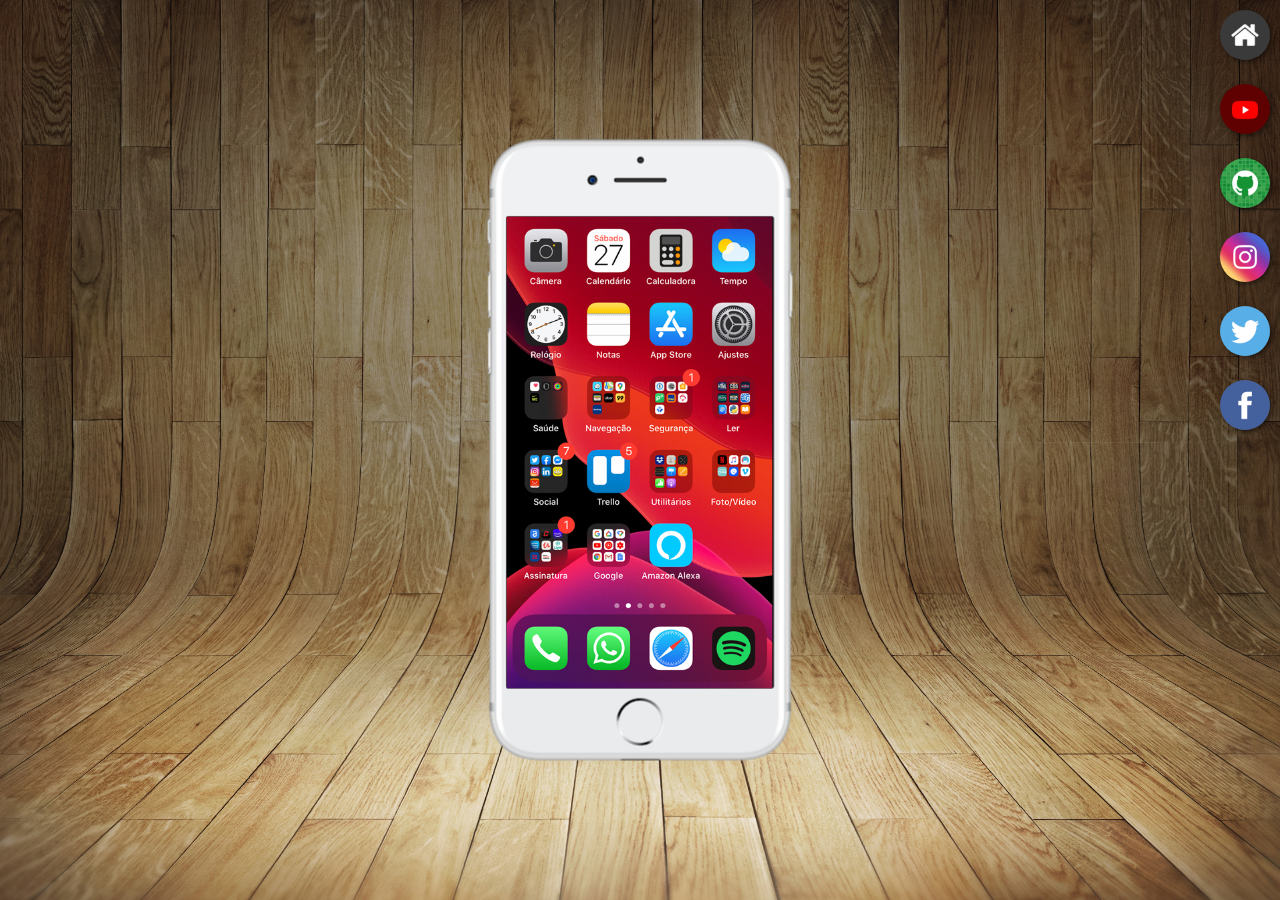
<file: index.html>
<!DOCTYPE html>
<html lang="pt-br">
<head>
    <meta charset="UTF-8">
    <meta name="viewport" content="width=device-width, initial-scale=1.0">
    <title>Projeto Social</title>
    <link rel="stylesheet" href="styles/style.css">
    <link rel="shortcut icon" href="favicon.ico" type="image/x-icon">
</head>
<body>
    <main>
        <section id="phone">
            <iframe src="home.html" name="screen" id="screen" frameborder="0">Seu navegador não é compativel com esse recurso.</iframe>
        </section>
        <section id="social-media">
            <a href="home.html" target="screen"><img src="imagens/logo-home.jpg" alt="Home"></a> <br>
            <a href="youtube.html" target="screen"><img src="imagens/logo-youtube.jpg" alt="Youtube"></a> <br>
            <a href="github.html" target="screen"><img src="imagens/logo-github.jpg" alt="GitHub"></a> <br>
            <a href="instagram.html" target="screen"><img src="imagens/logo-instagram.jpg" alt="Instagram"></a> <br>
            <a href="twitter.html" target="screen"><img src="imagens/logo-twitter.jpg" alt="Twitter"></a> <br>
            <a href="facebook.html" target="screen"><img src="imagens/logo-facebook.jpg" alt="Facebook"></a>
        </section>
    </main>
</body>
</html>
</file>
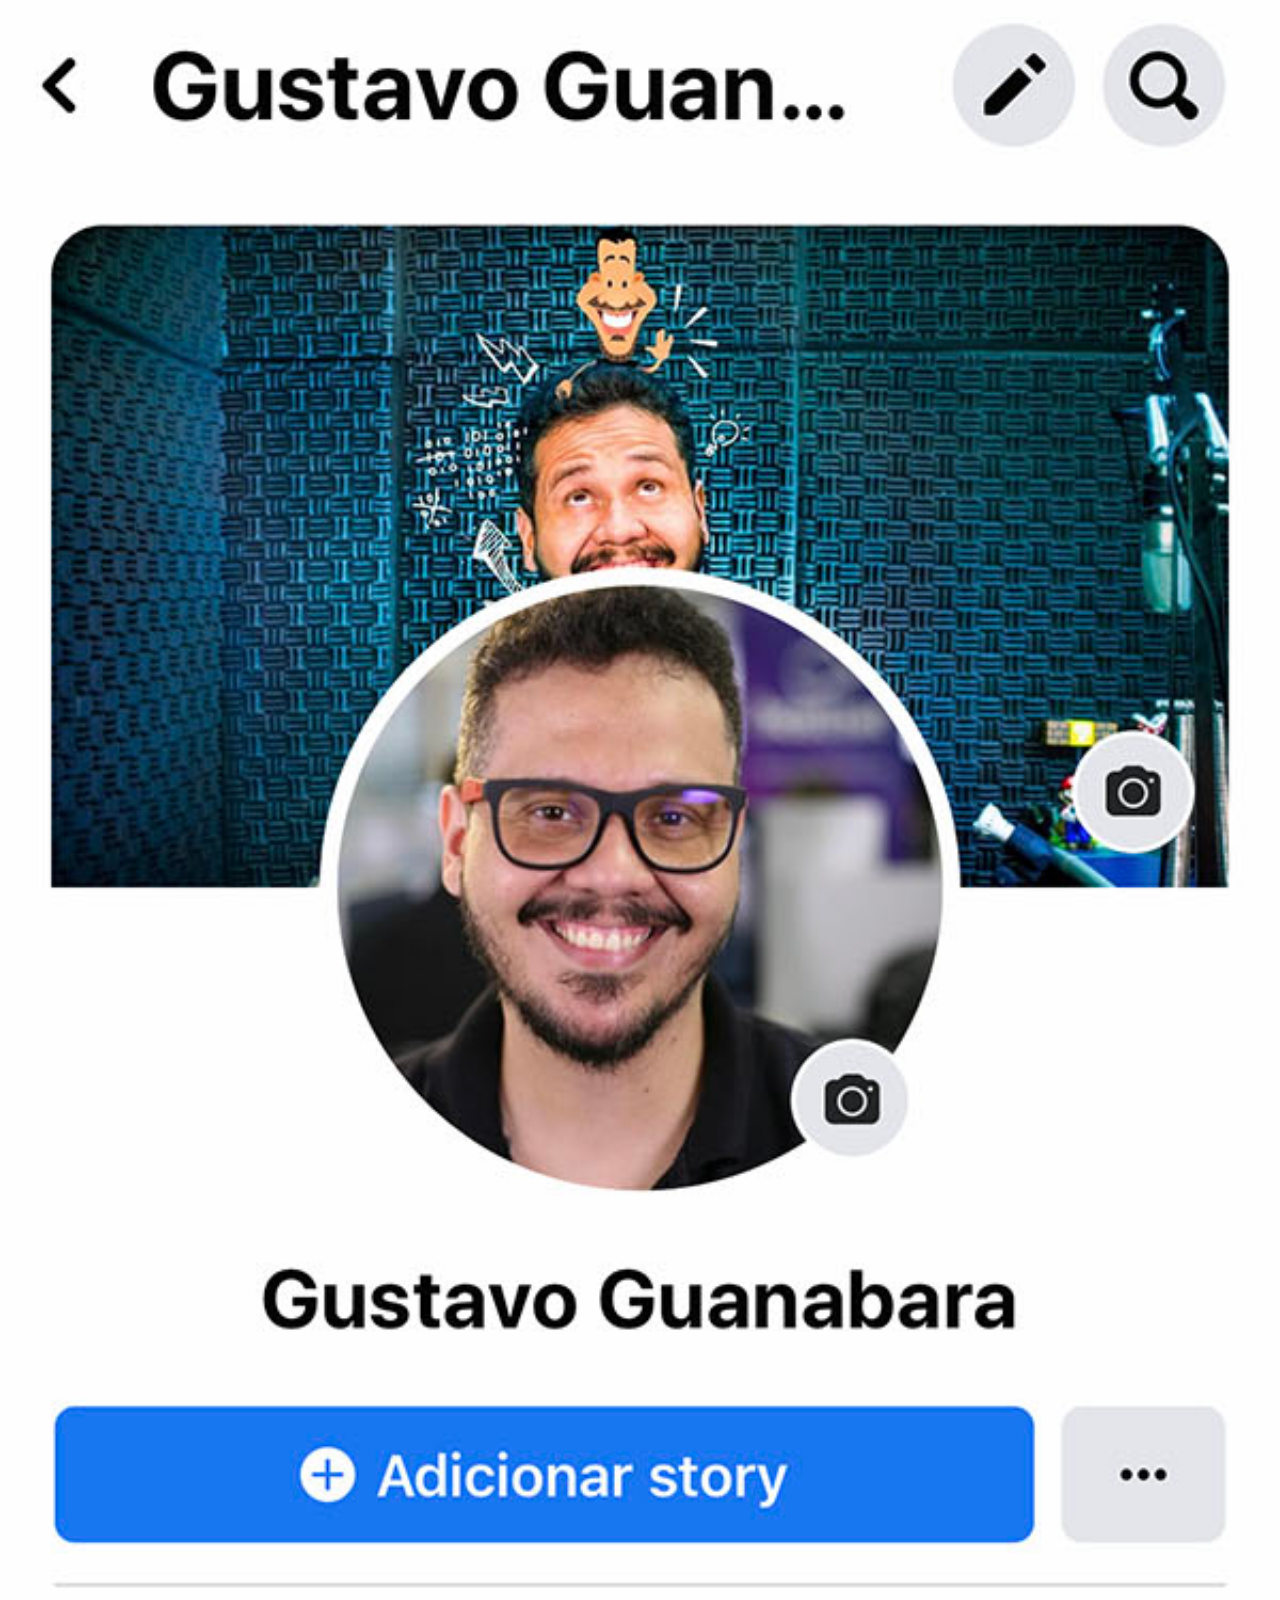
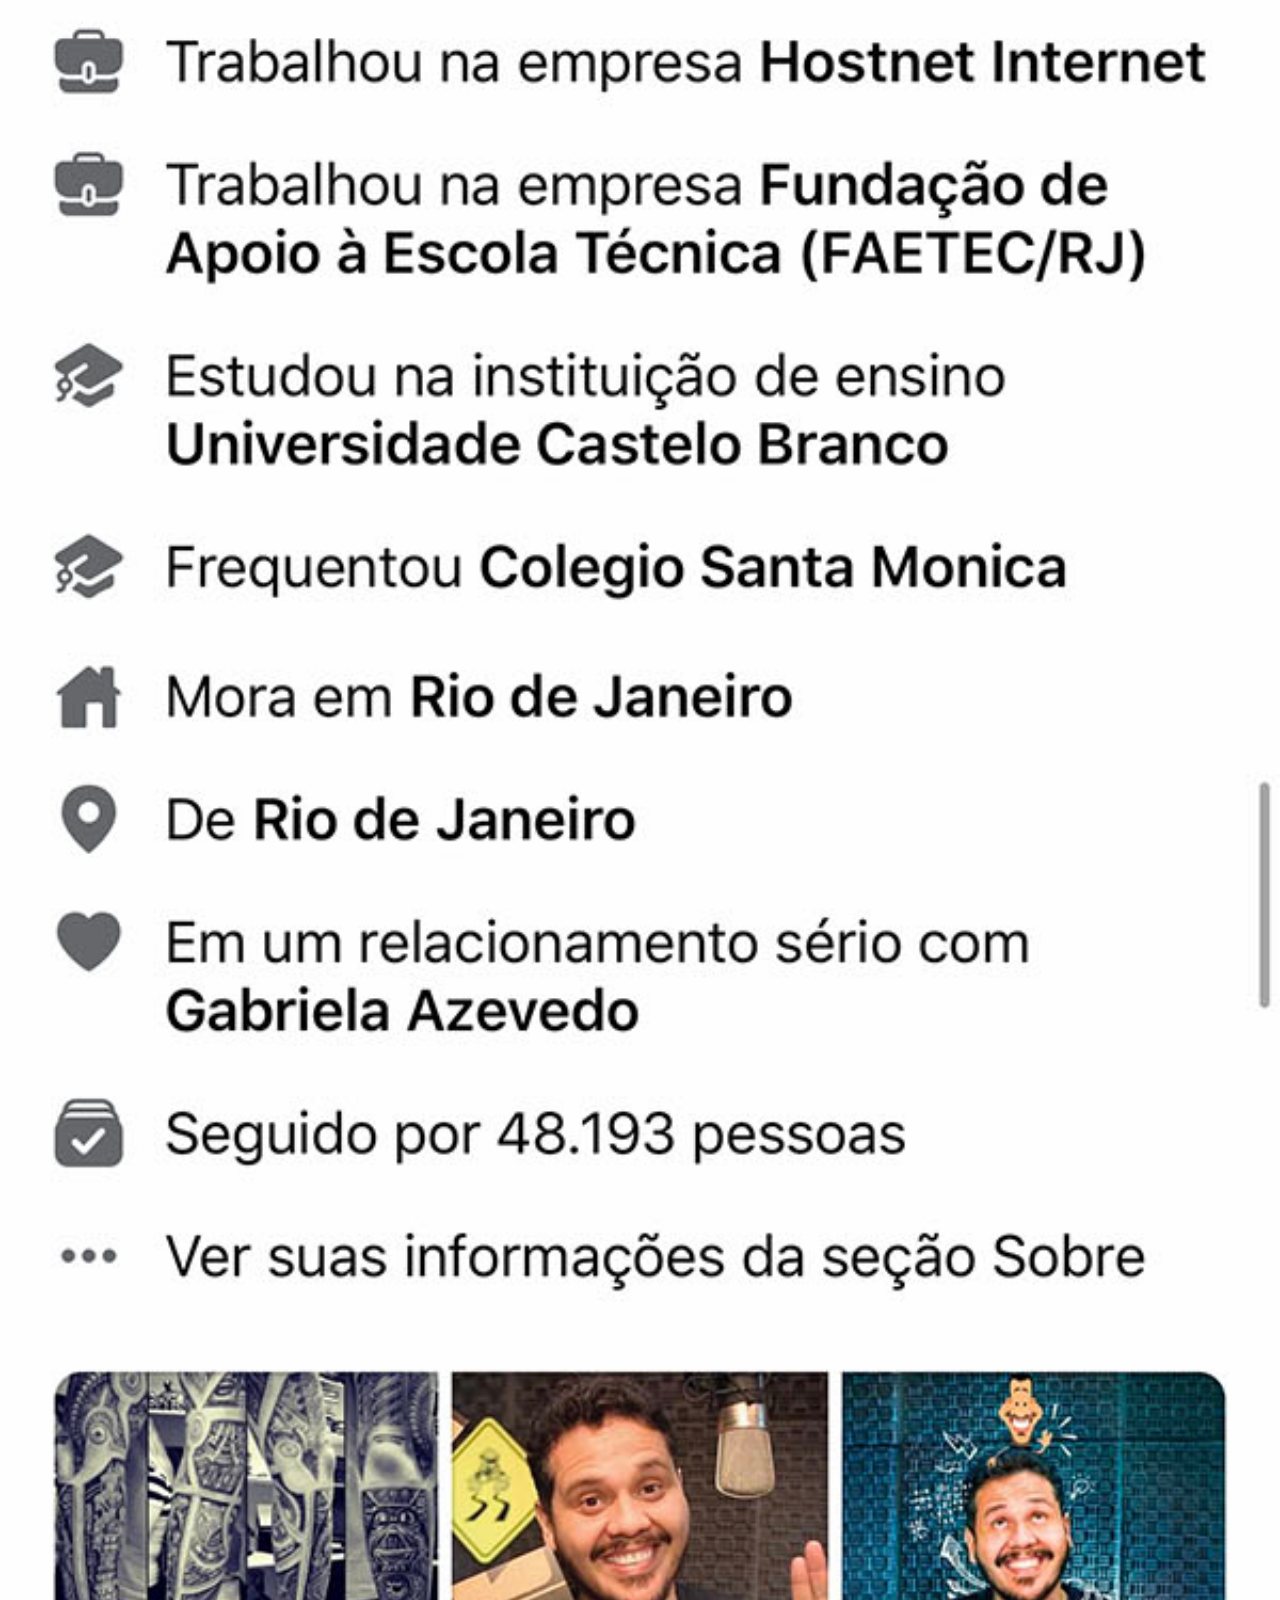
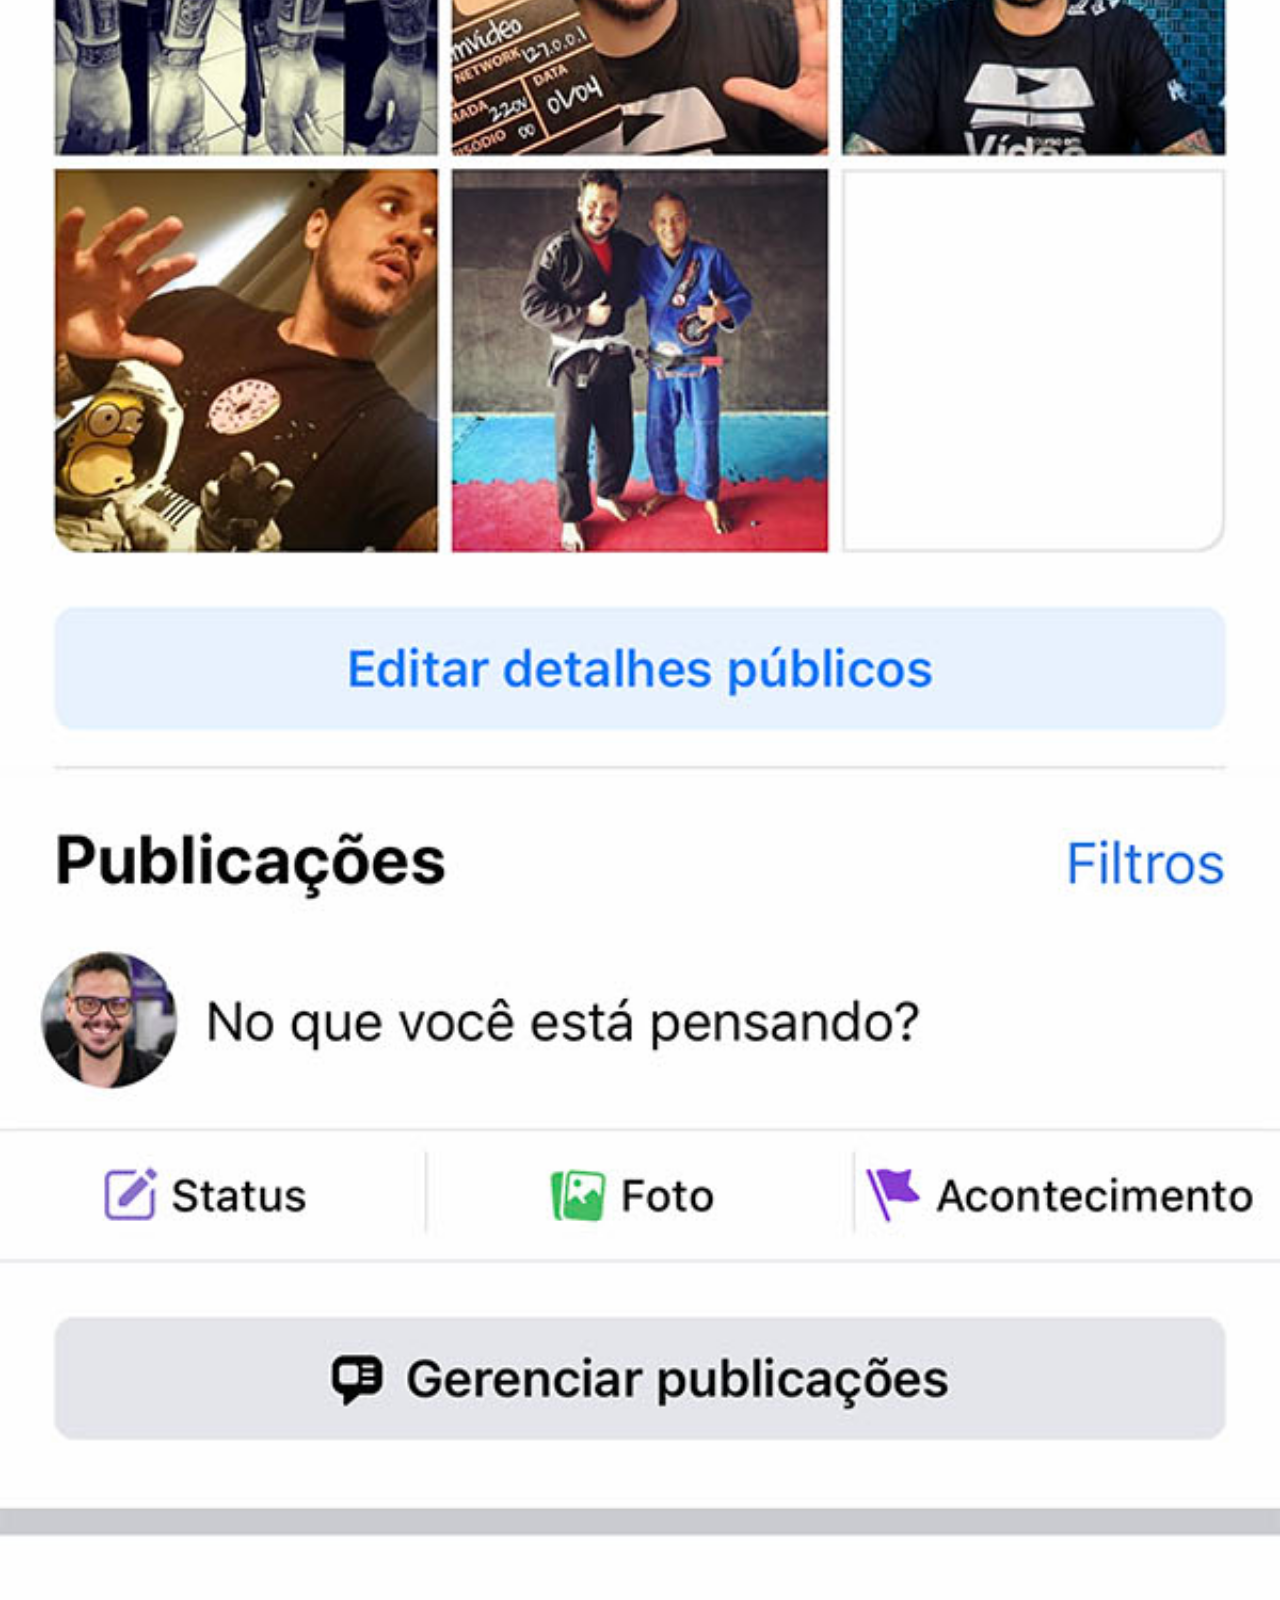
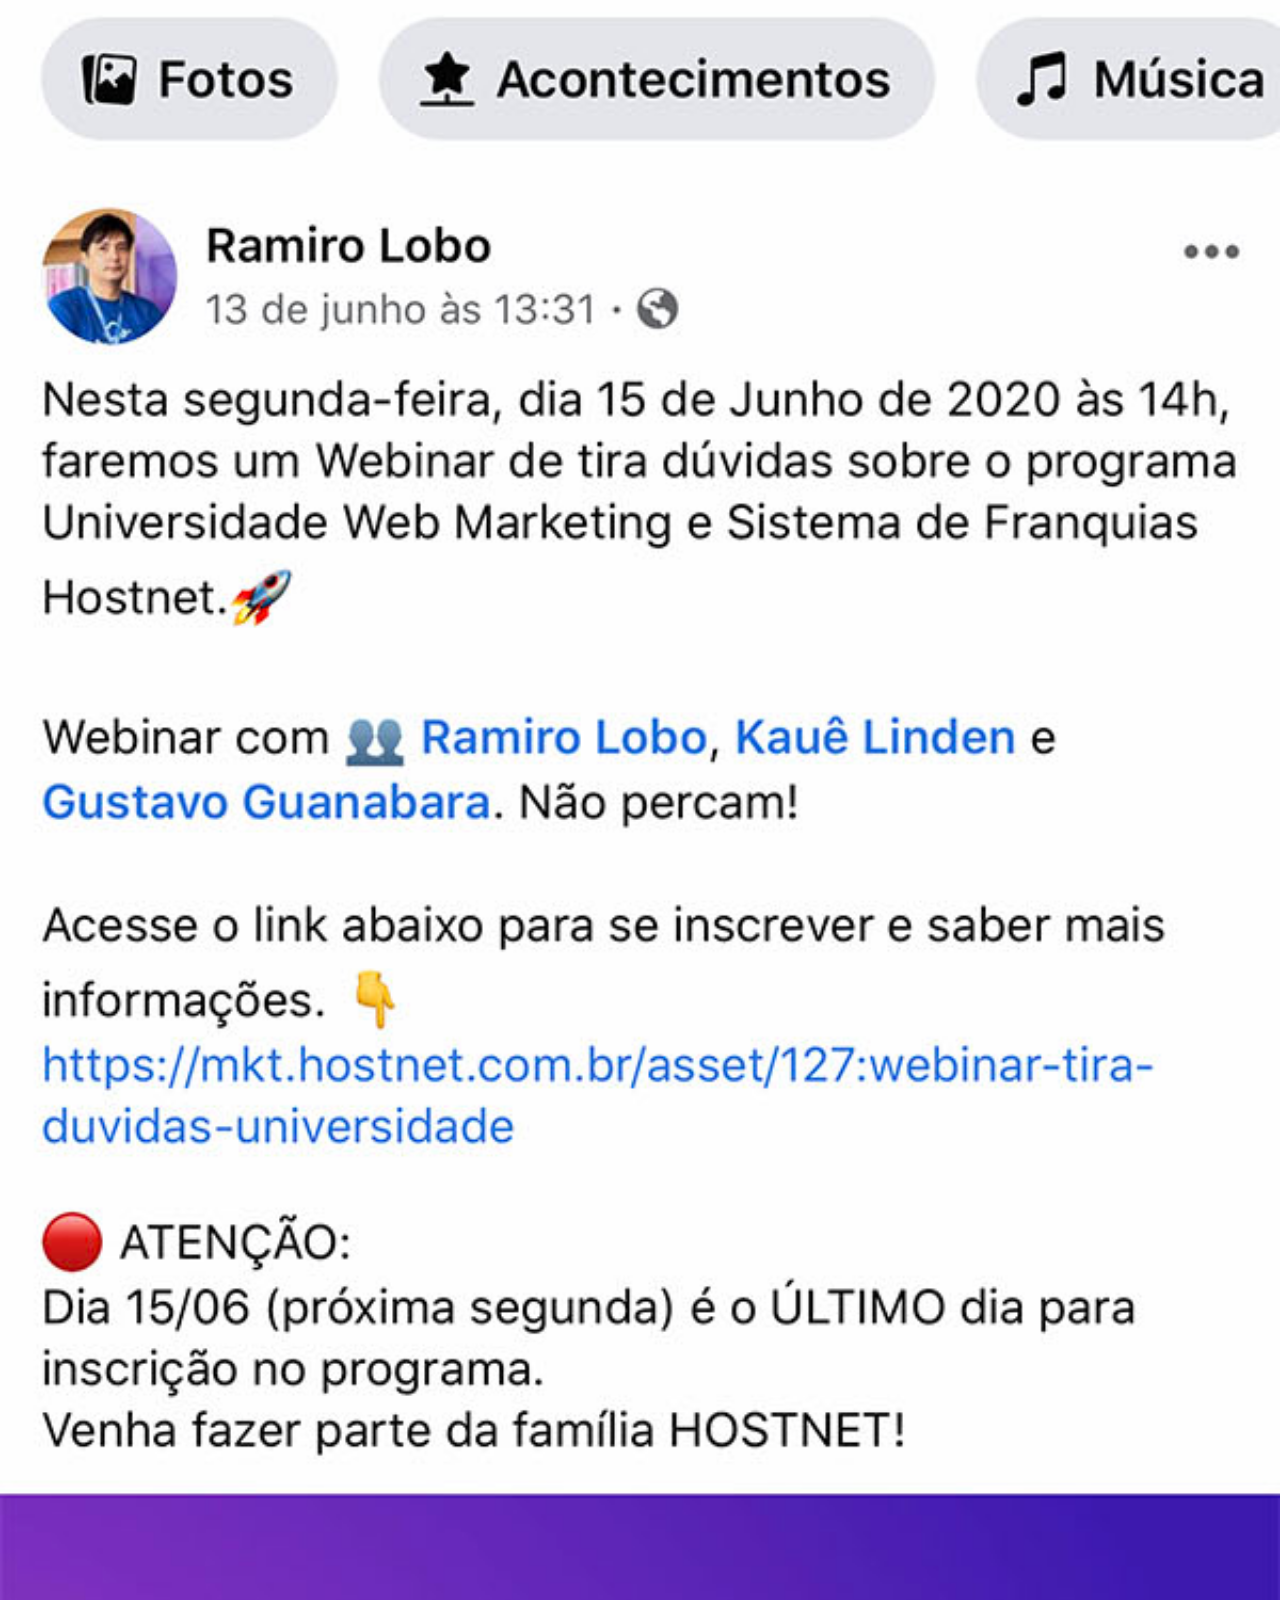
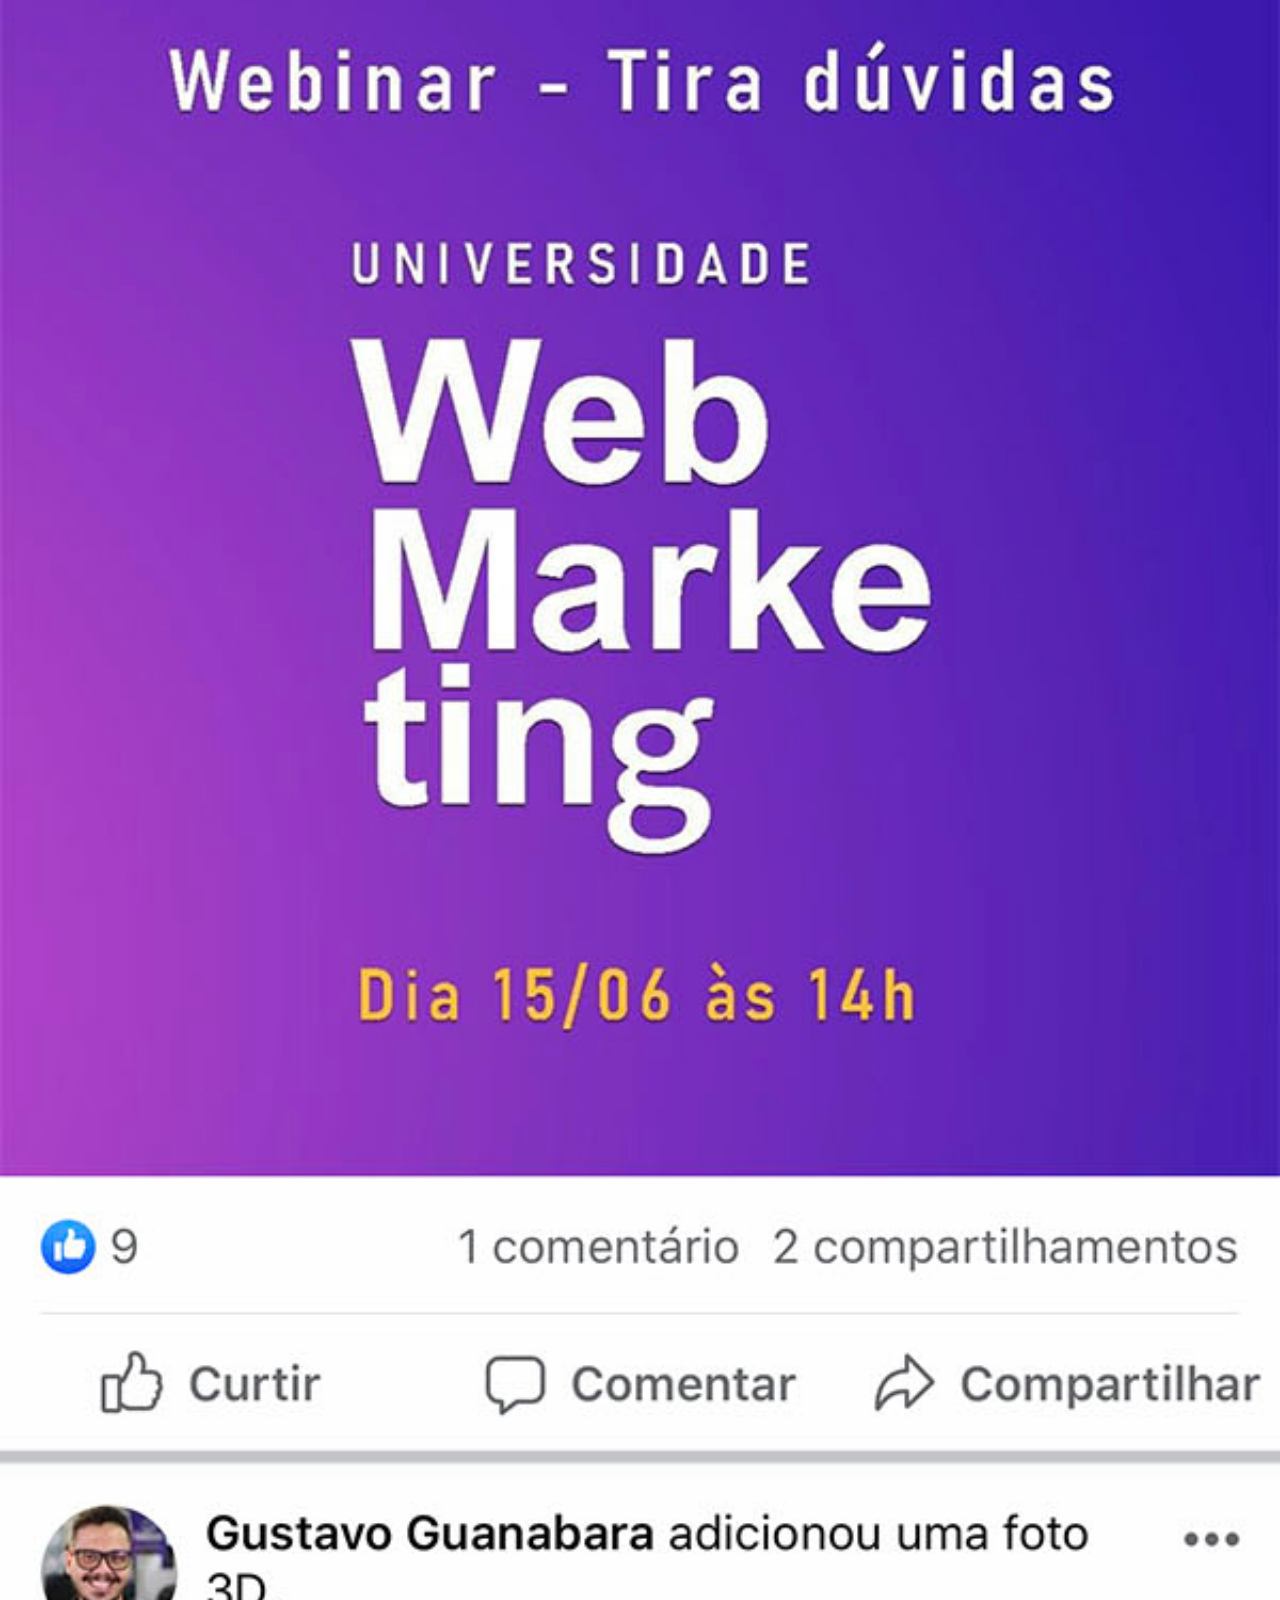
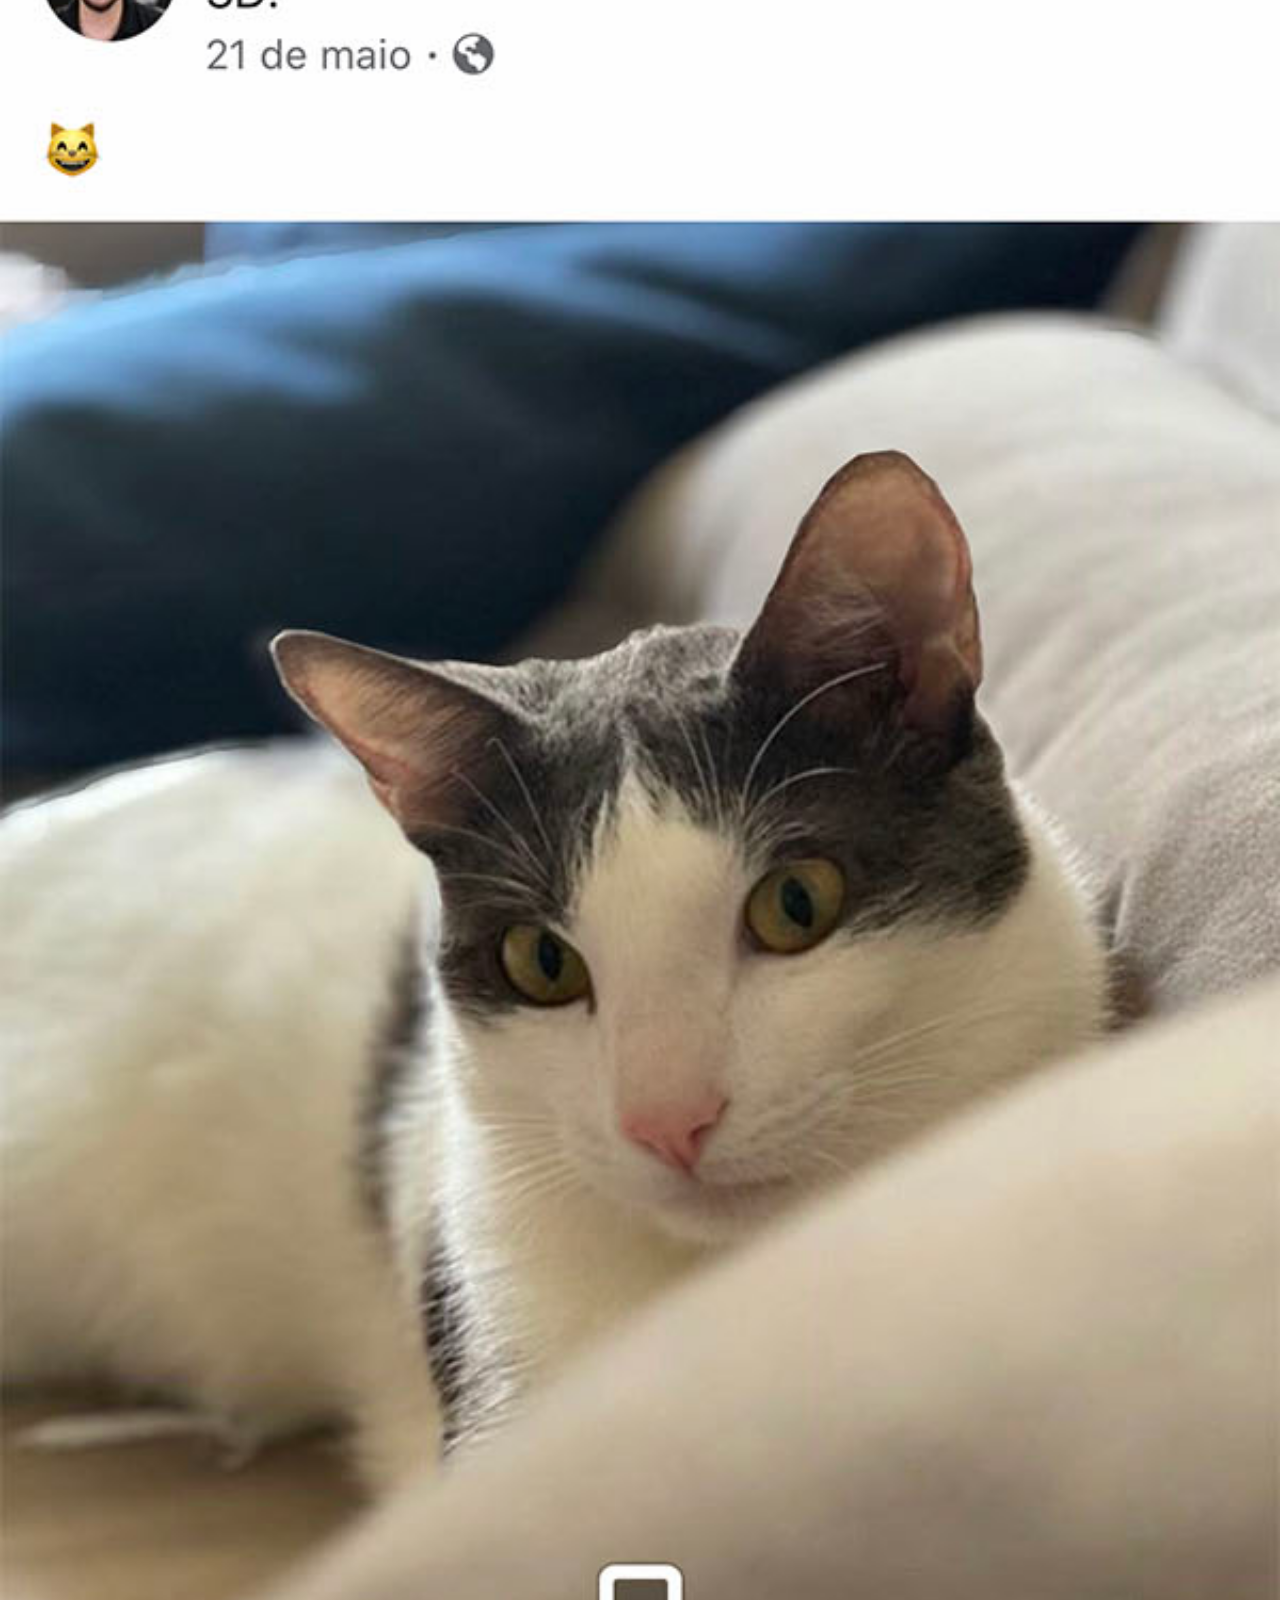
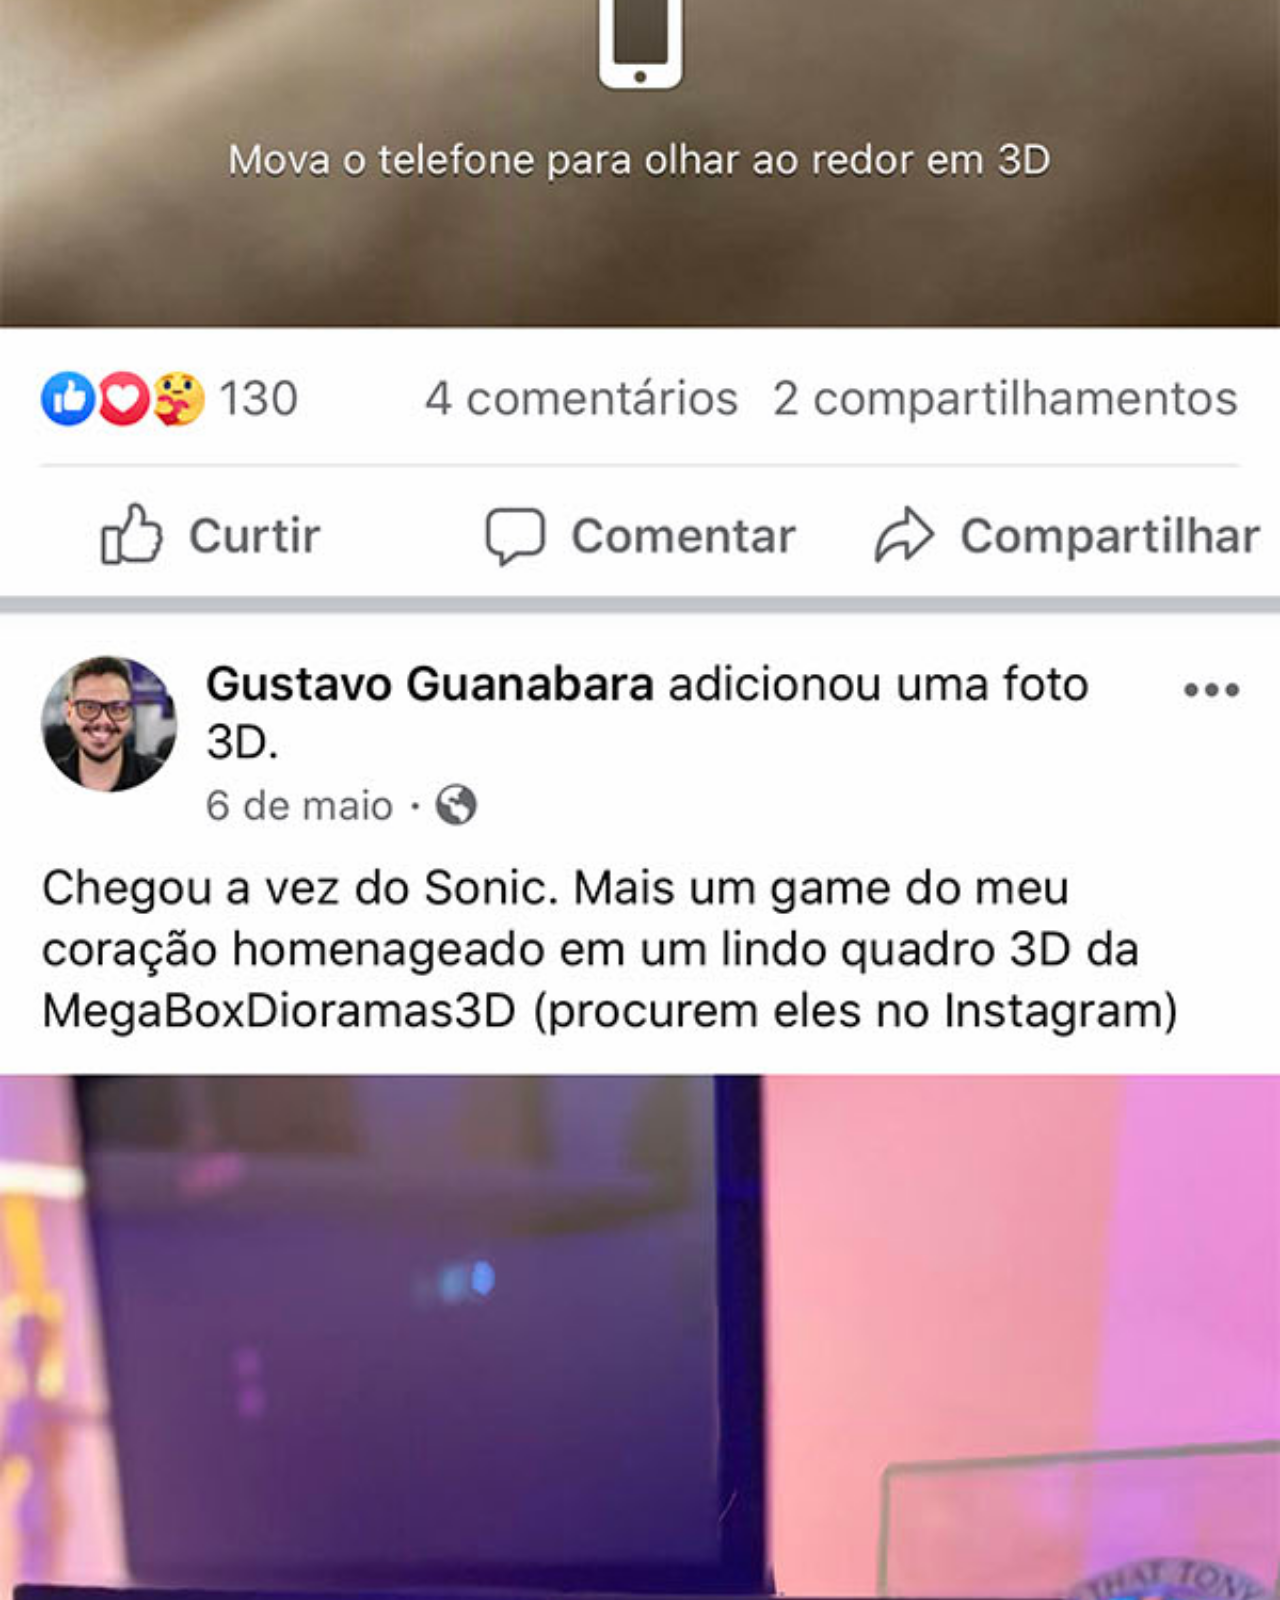
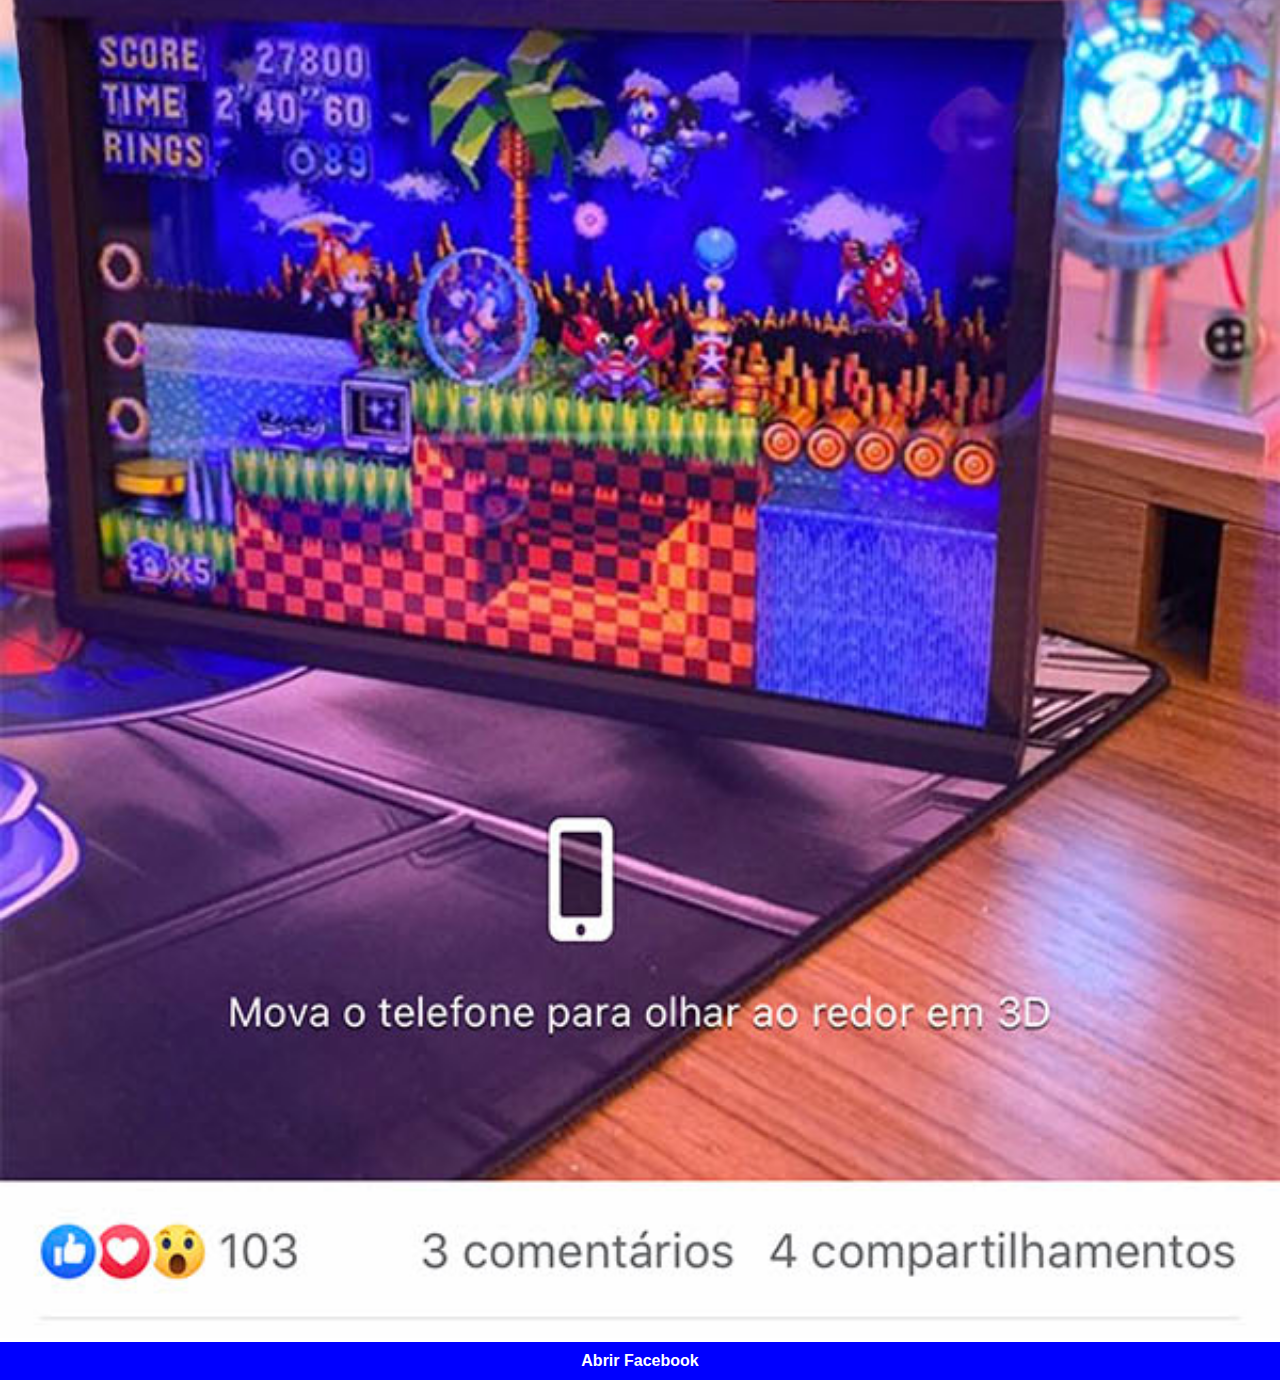
<file: facebook.html>
<!DOCTYPE html>
<html lang="pt-br">
<head>
    <meta charset="UTF-8">
    <meta name="viewport" content="width=device-width, initial-scale=1.0">
    <title>Facebook</title>
    <link rel="stylesheet" href="styles/social.css">
</head>
<body>
    <img src="imagens/tela-facebook.jpg" alt="Facebook">
    <a href="https://www.facebook.com/gustavoguanabara/" target="_blank">Abrir Facebook</a>
</body>
</html>
</file>
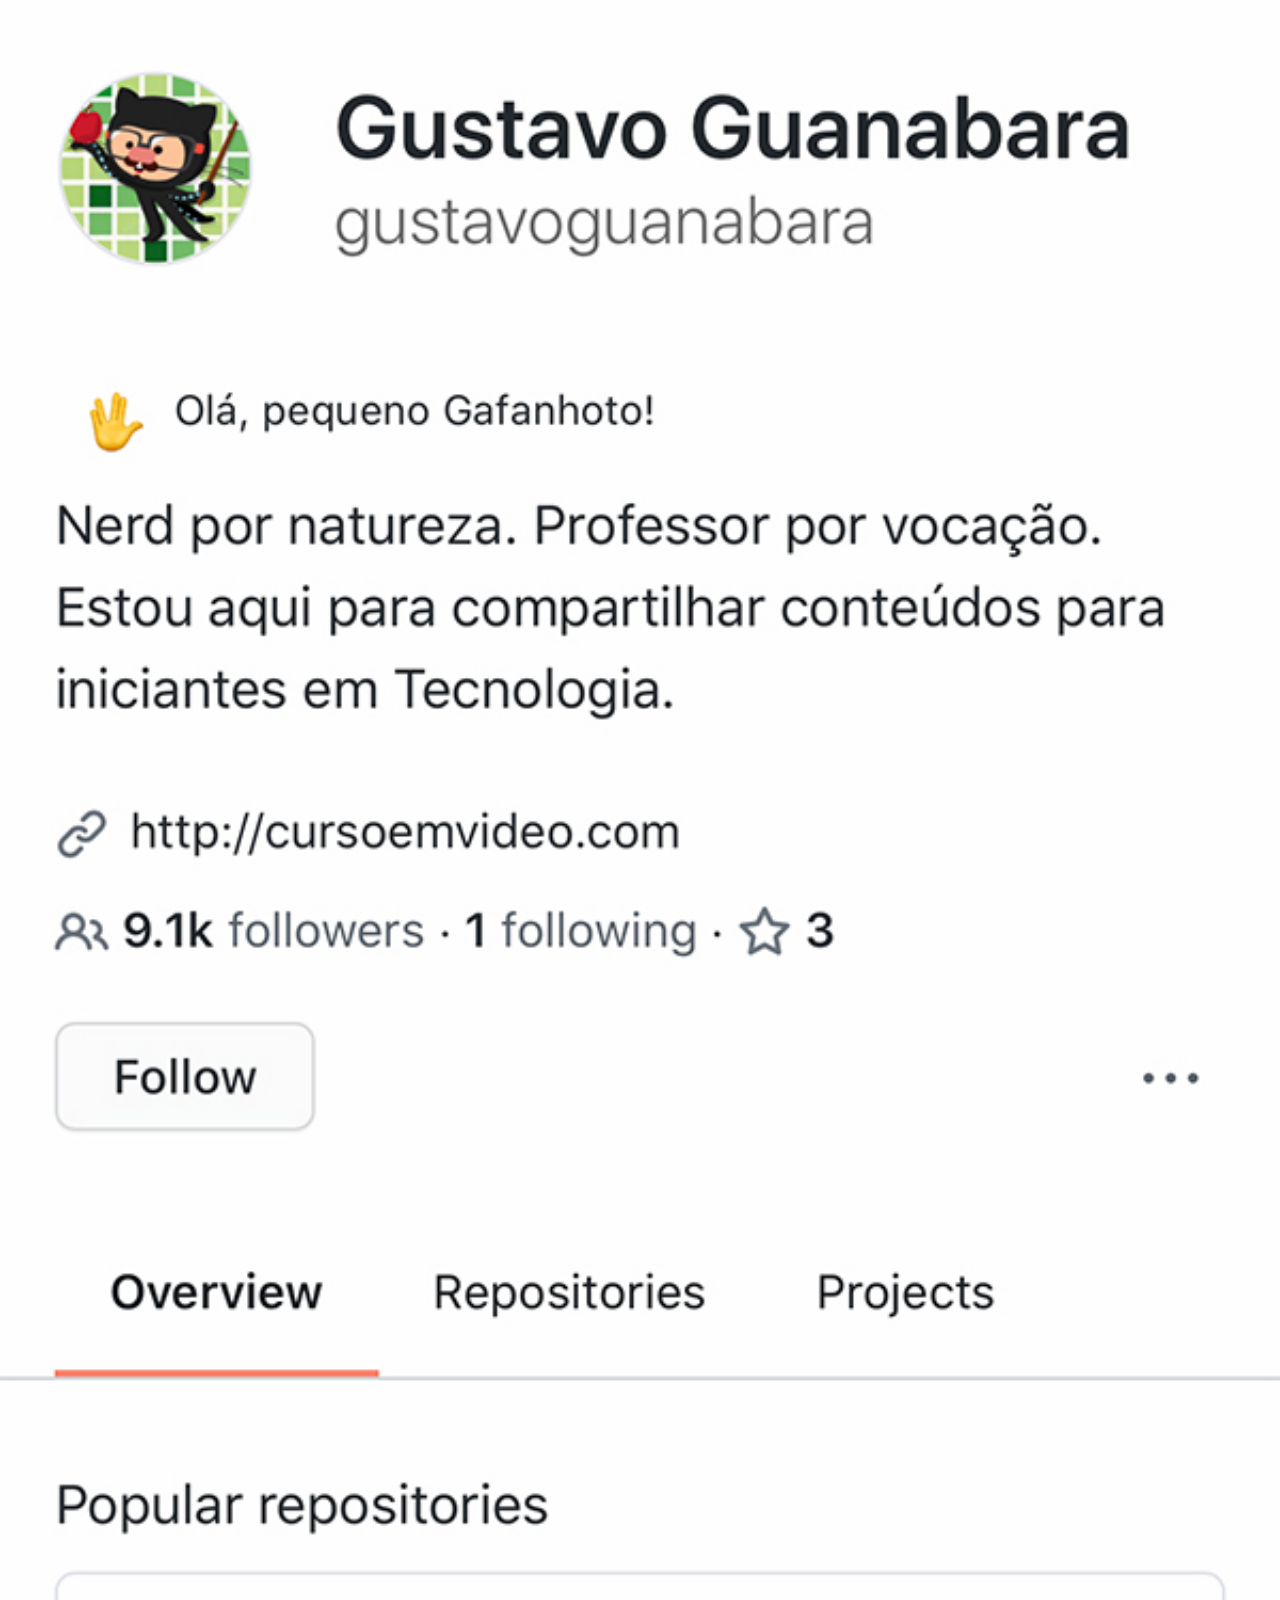
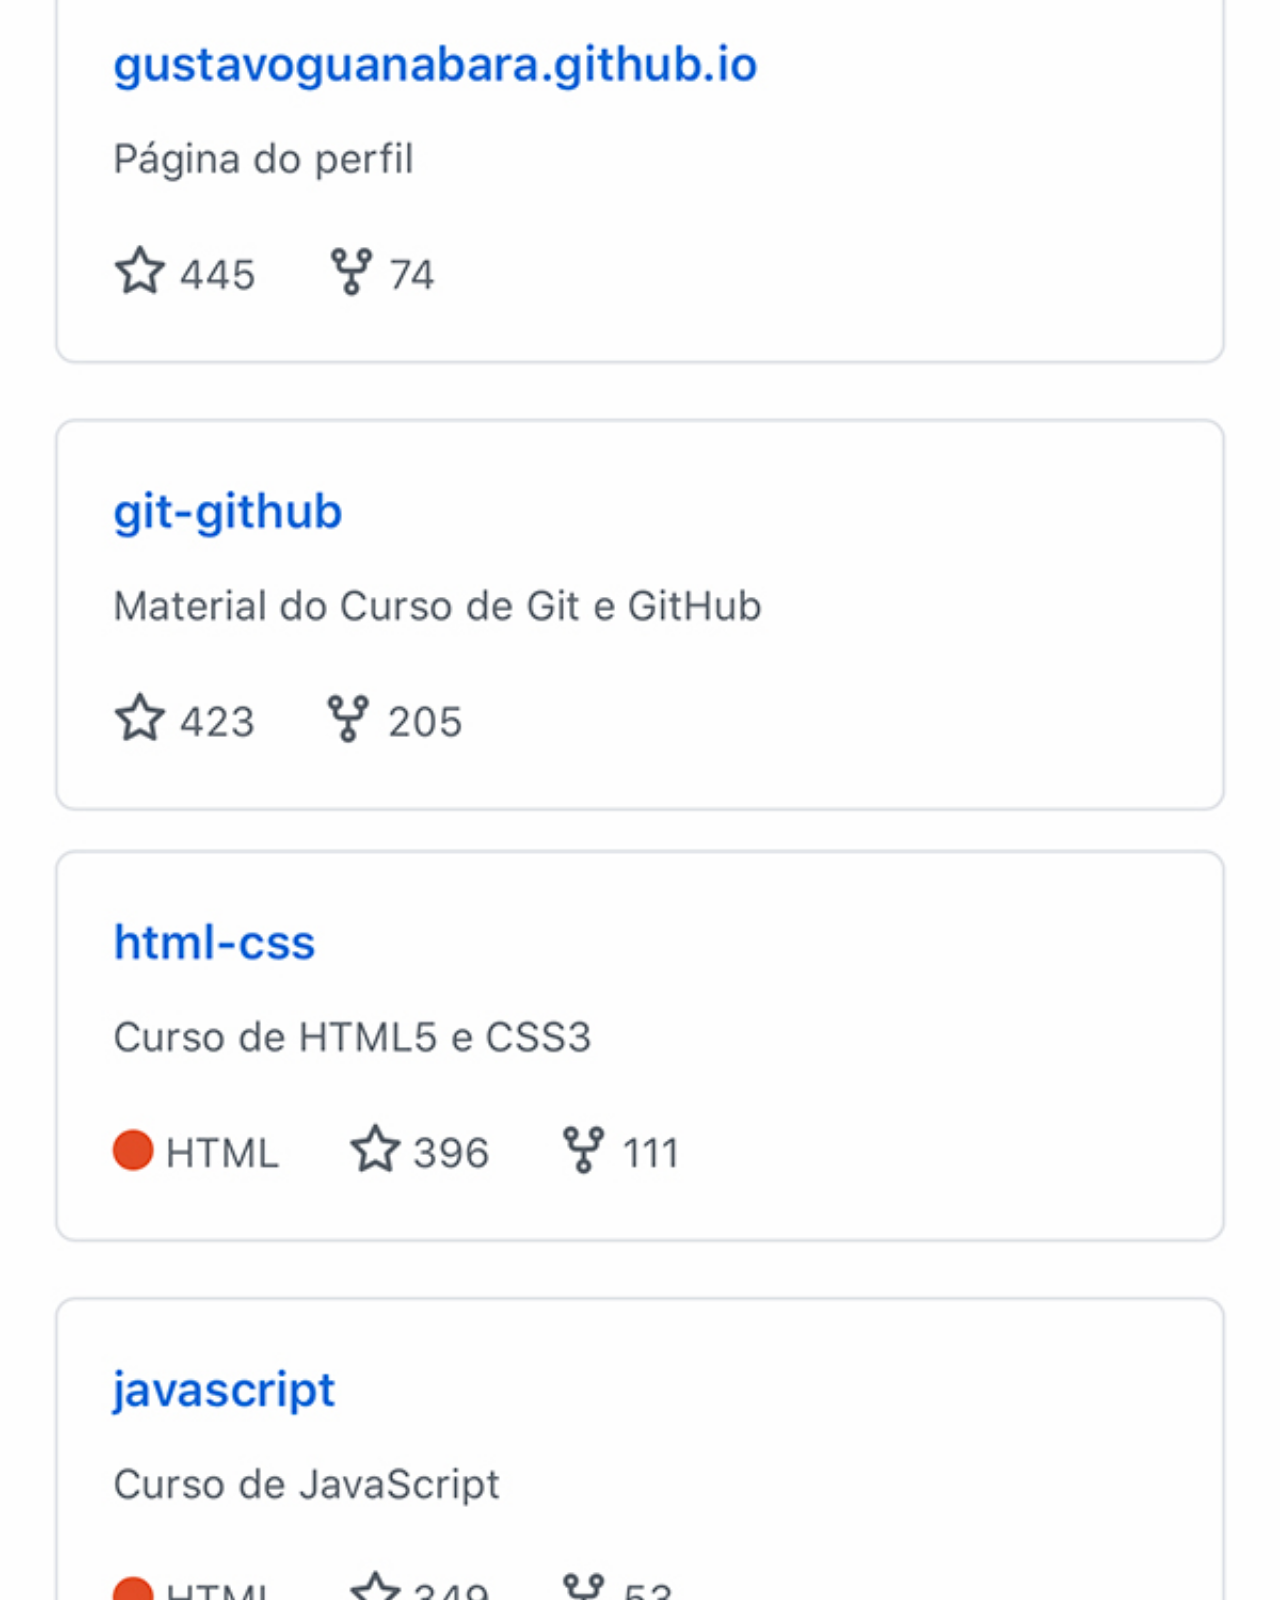
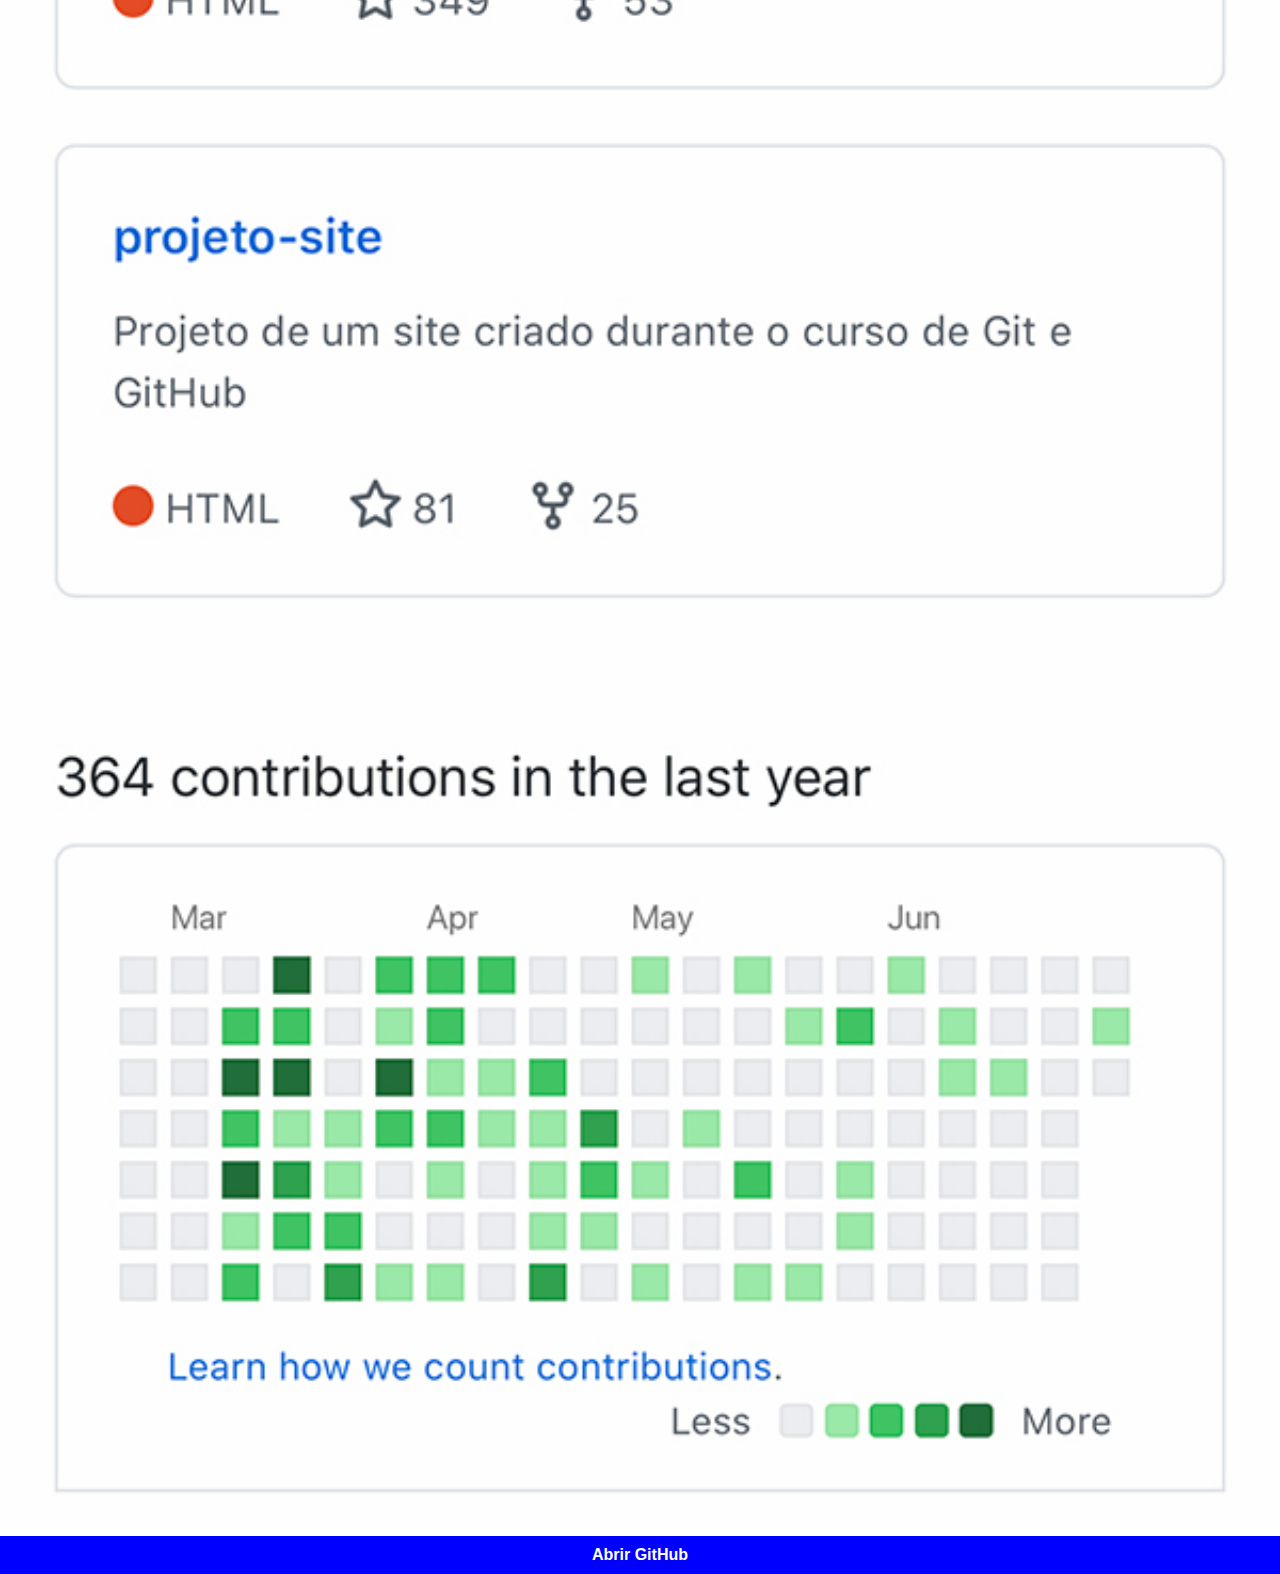
<file: github.html>
<!DOCTYPE html>
<html lang="pt-br">
<head>
    <meta charset="UTF-8">
    <meta name="viewport" content="width=device-width, initial-scale=1.0">
    <title>GitHub</title>
    <link rel="stylesheet" href="styles/social.css">
</head>
<body>
    <img src="imagens/tela-github.jpg" alt="GitHub">
    <a href="https://gustavoguanabara.github.io" target="_blank">Abrir GitHub</a>
</body>
</html>
</file>
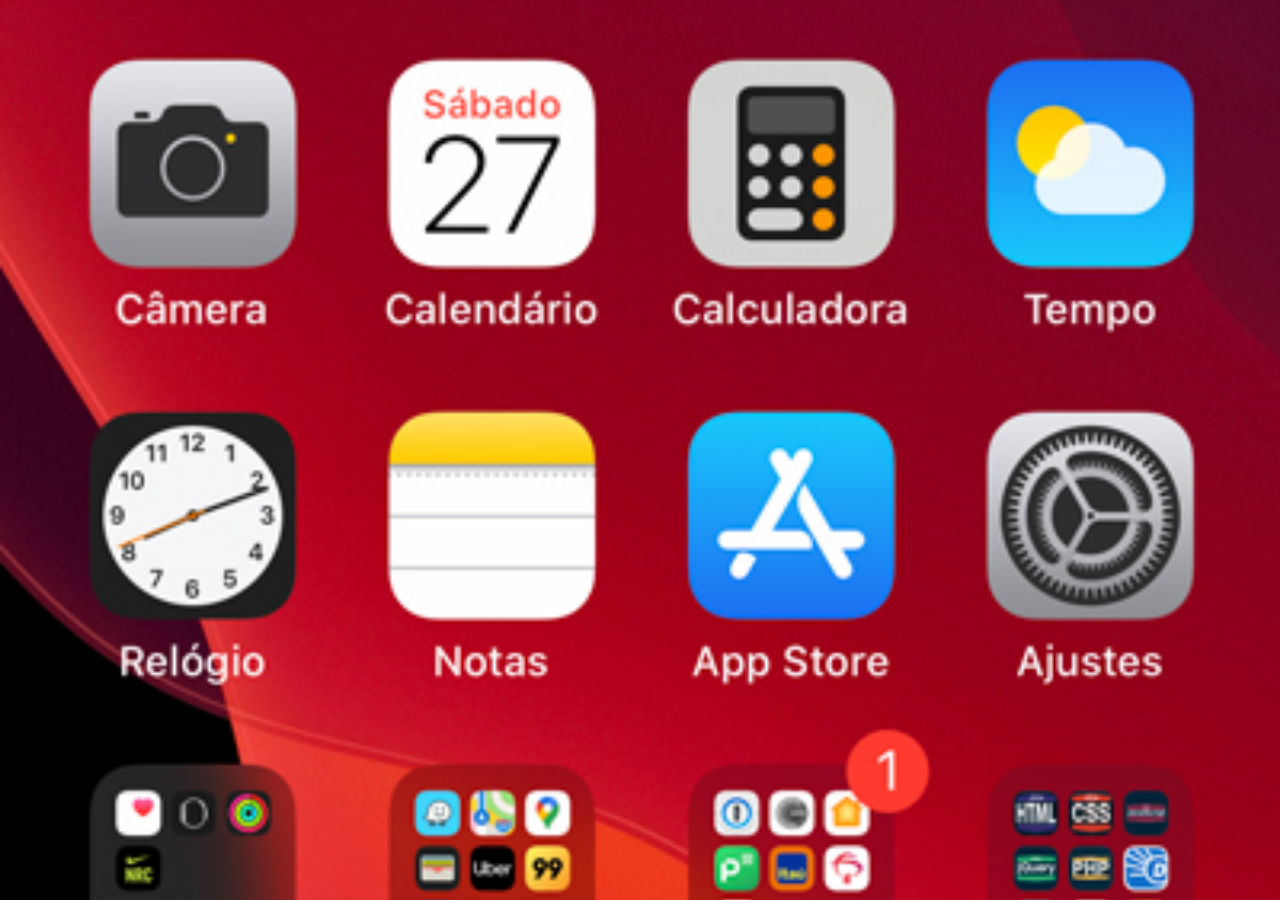
<file: home.html>
<!DOCTYPE html>
<html lang="pt-br">
<head>
    <meta charset="UTF-8">
    <meta name="viewport" content="width=device-width, initial-scale=1.0">
    <title>Home</title>
    <style>
        * {
            margin: 0px;
            padding: 0px;
        }

        body {
            width: 100vw;
            height: 100vh;
            background: black url('imagens/tela-home.jpg') no-repeat top center;
            background-size: cover;
        }
    </style>
</head>
<body>
    
</body>
</html>
</file>
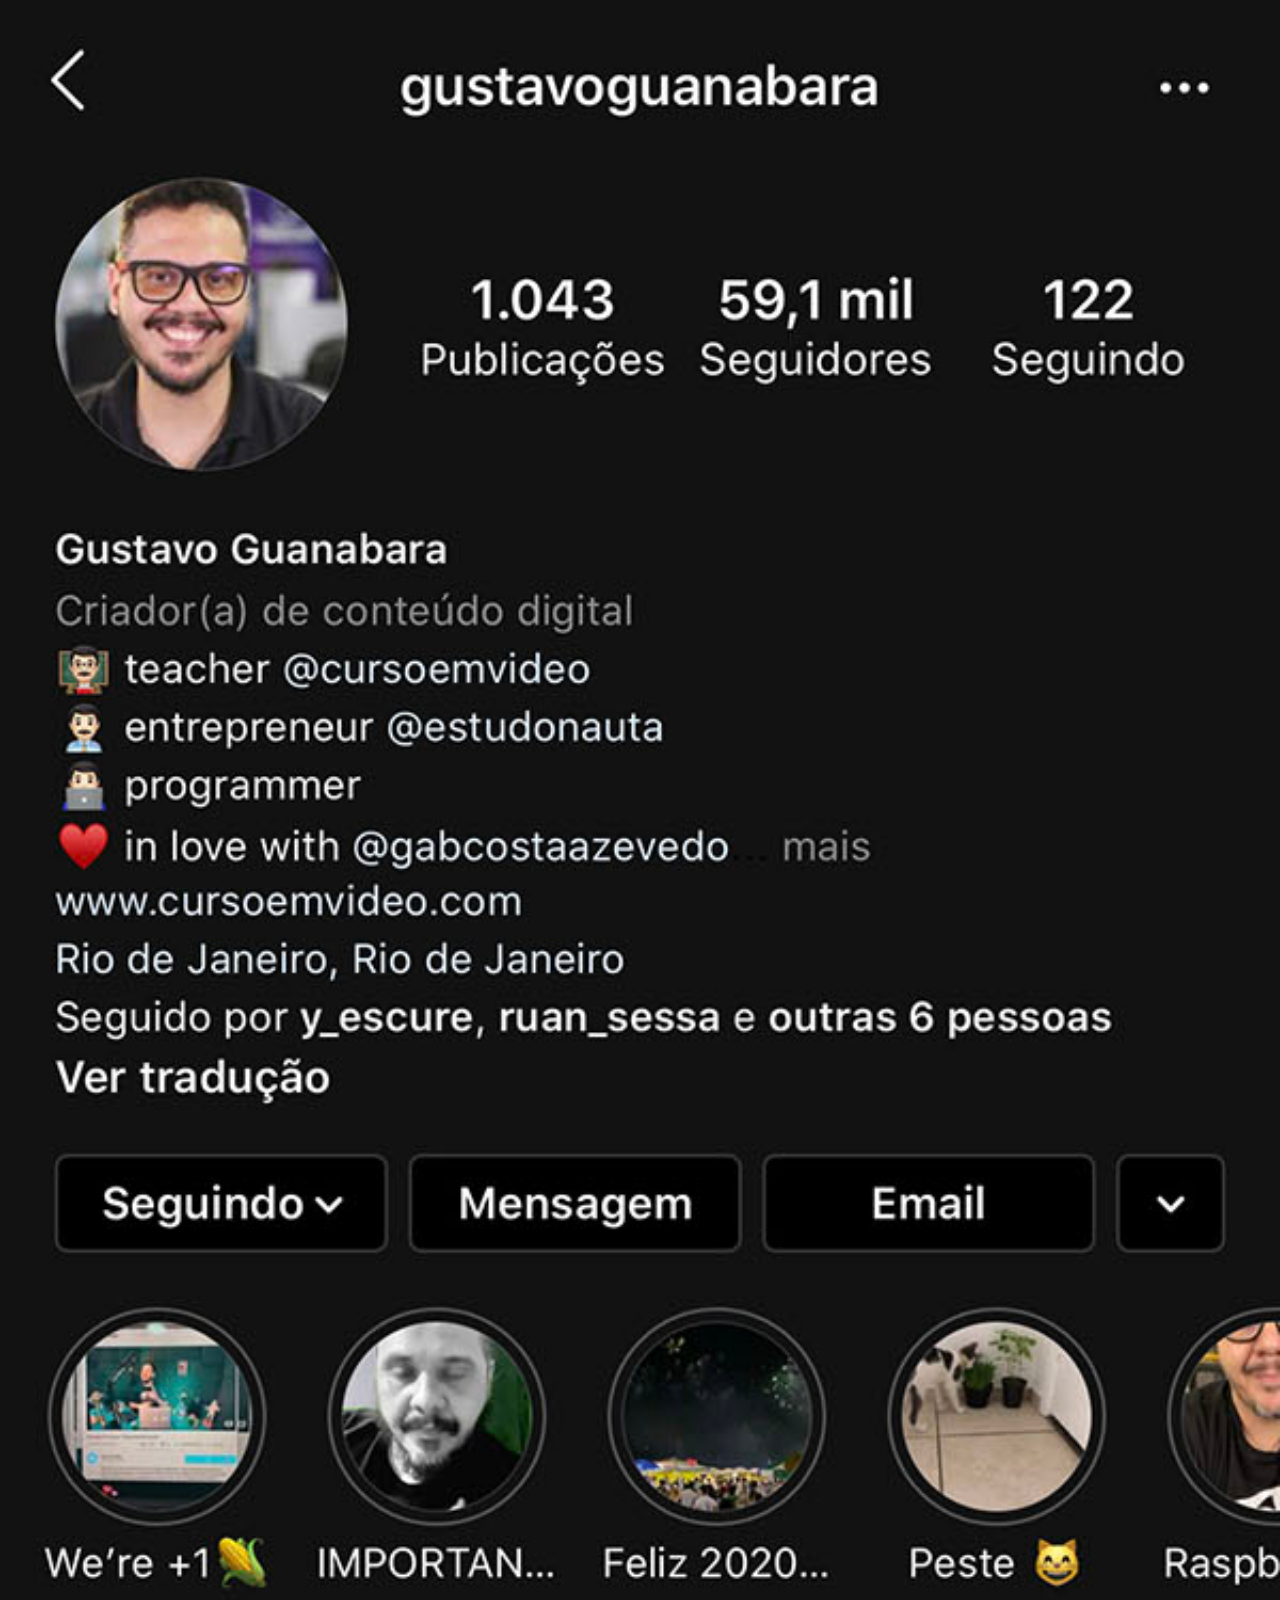
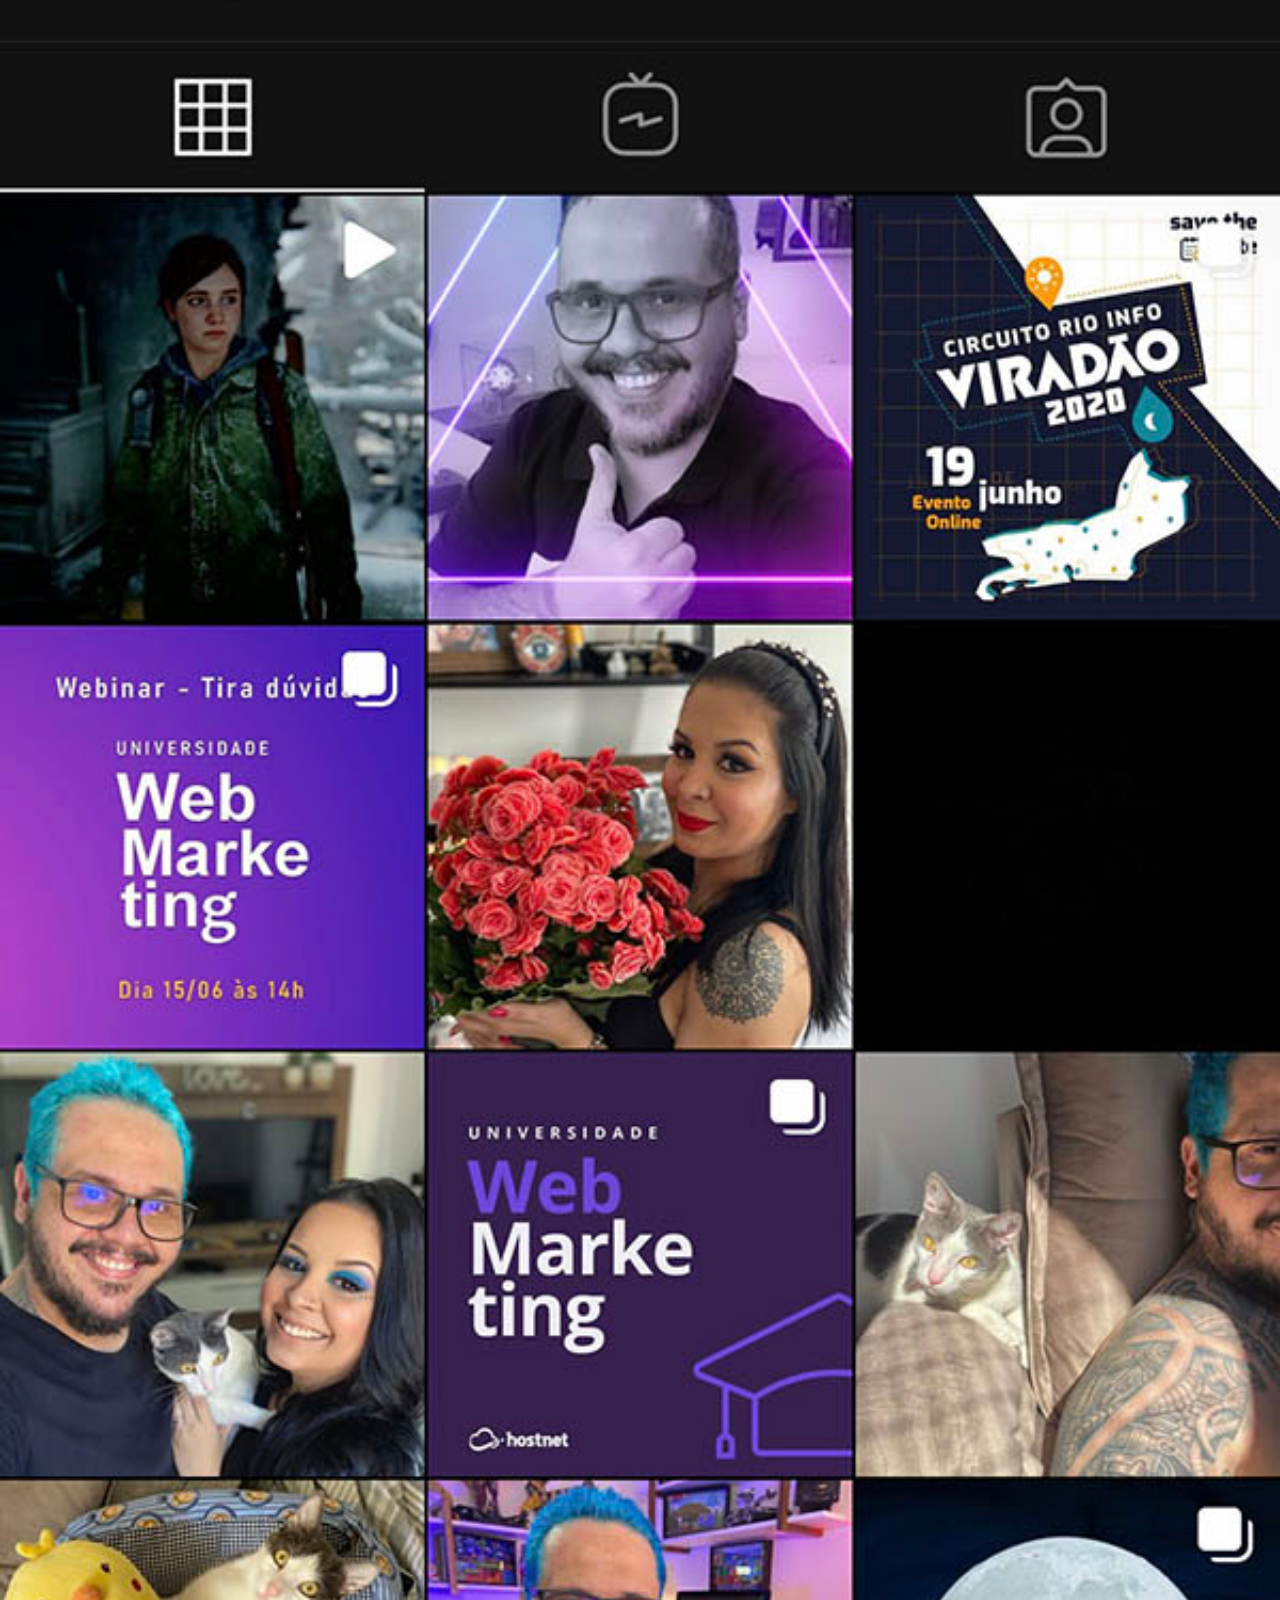
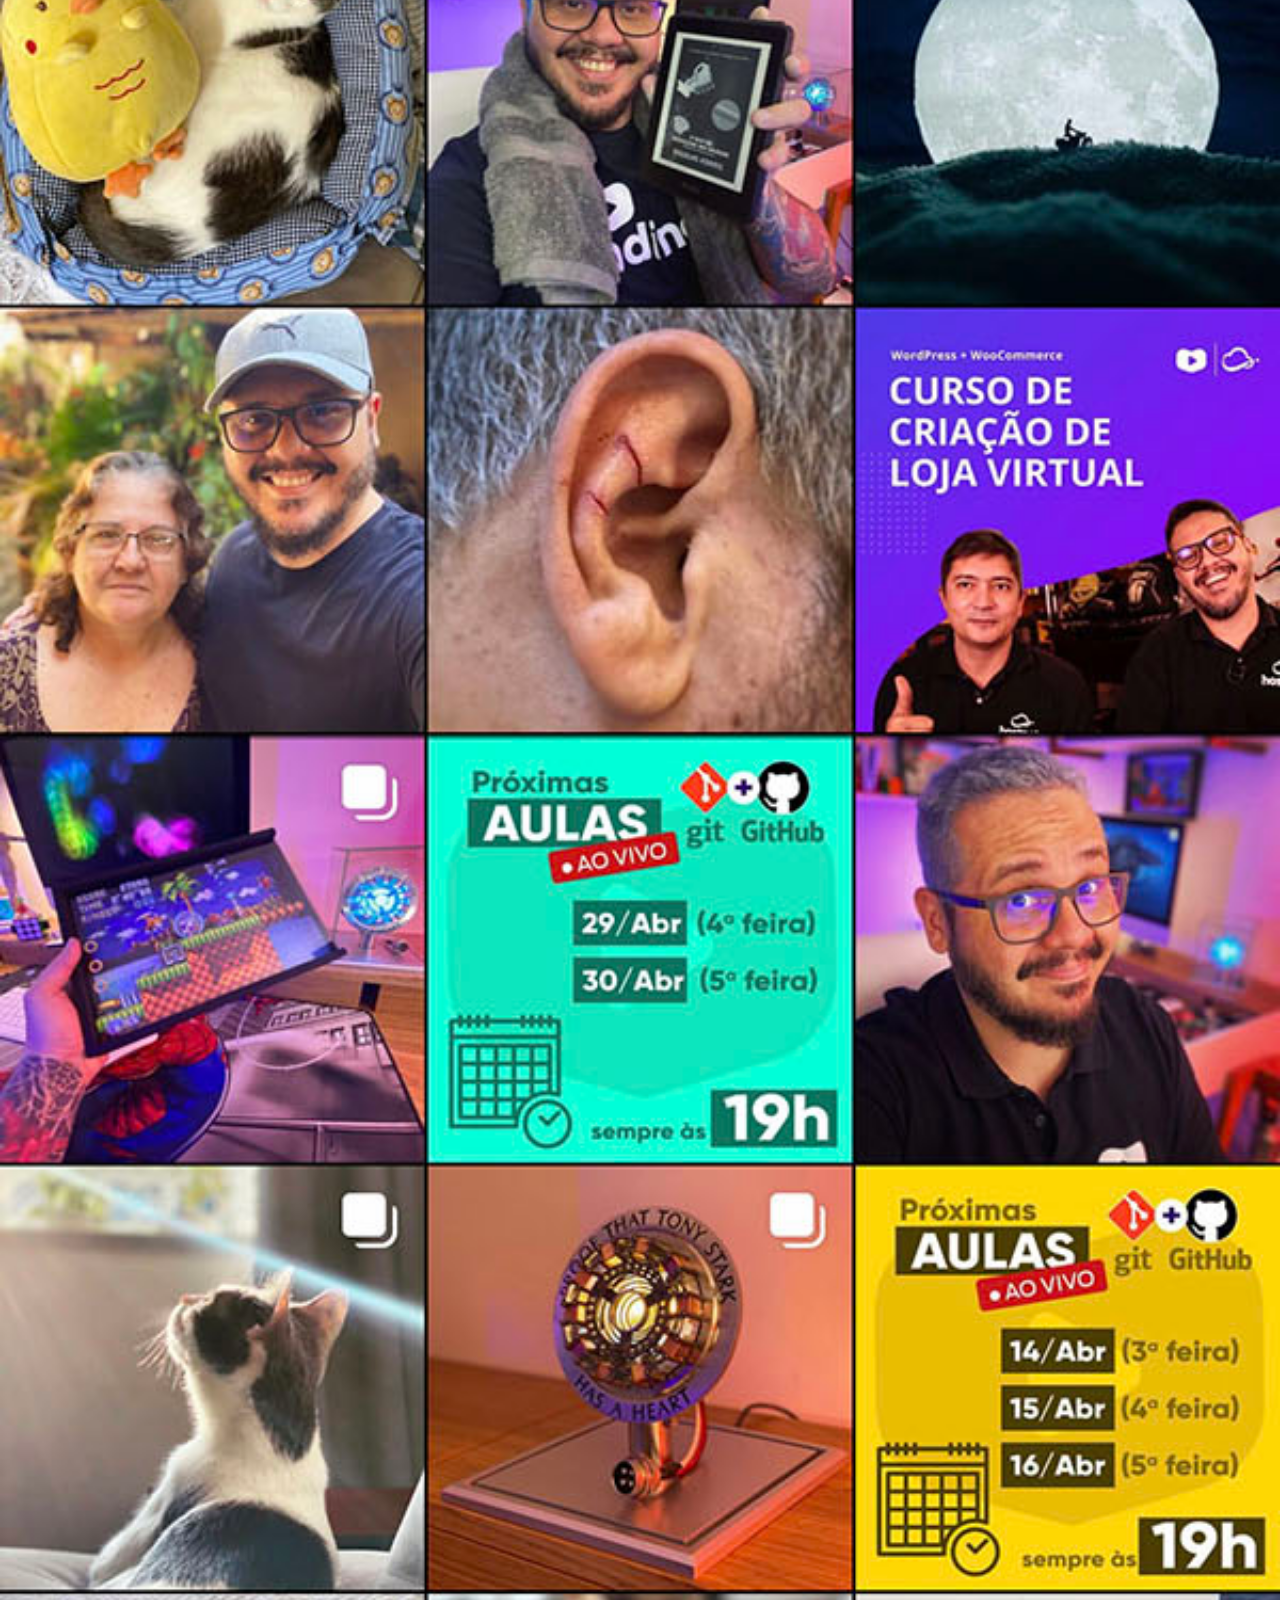
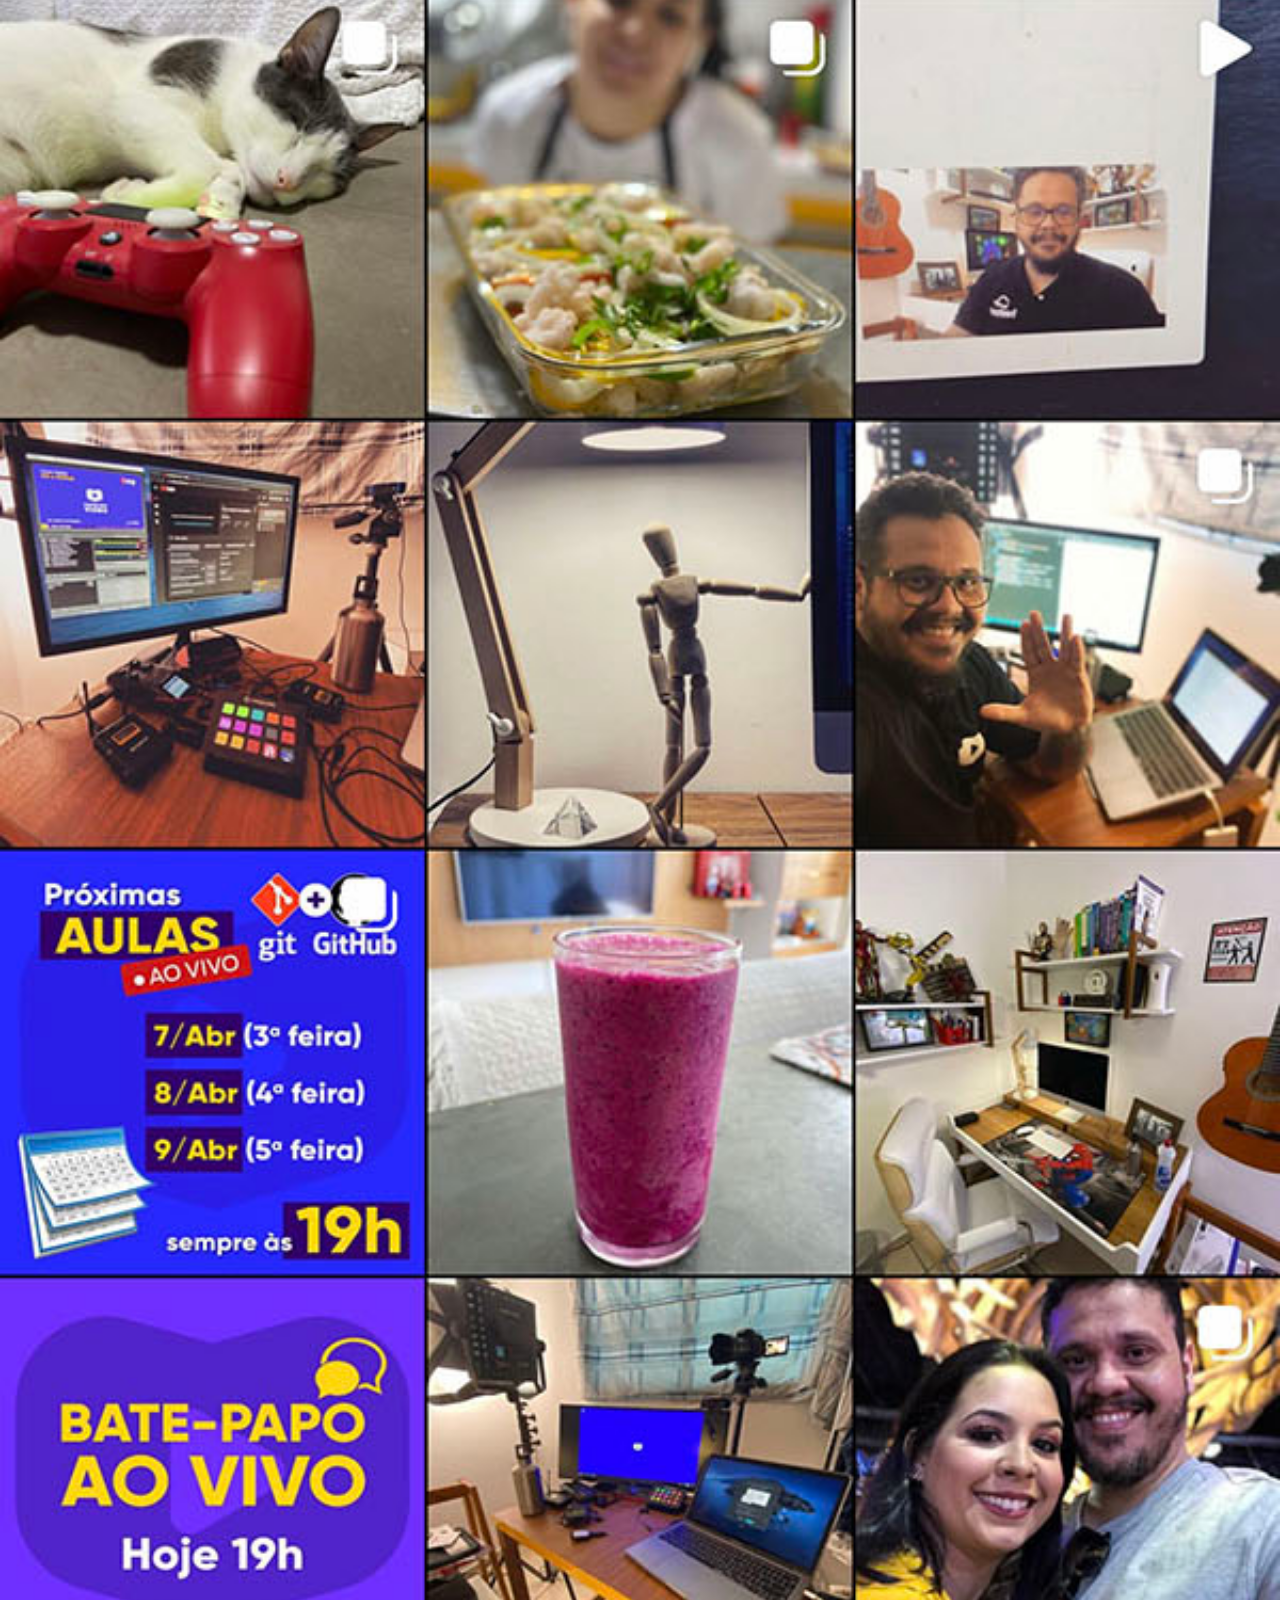
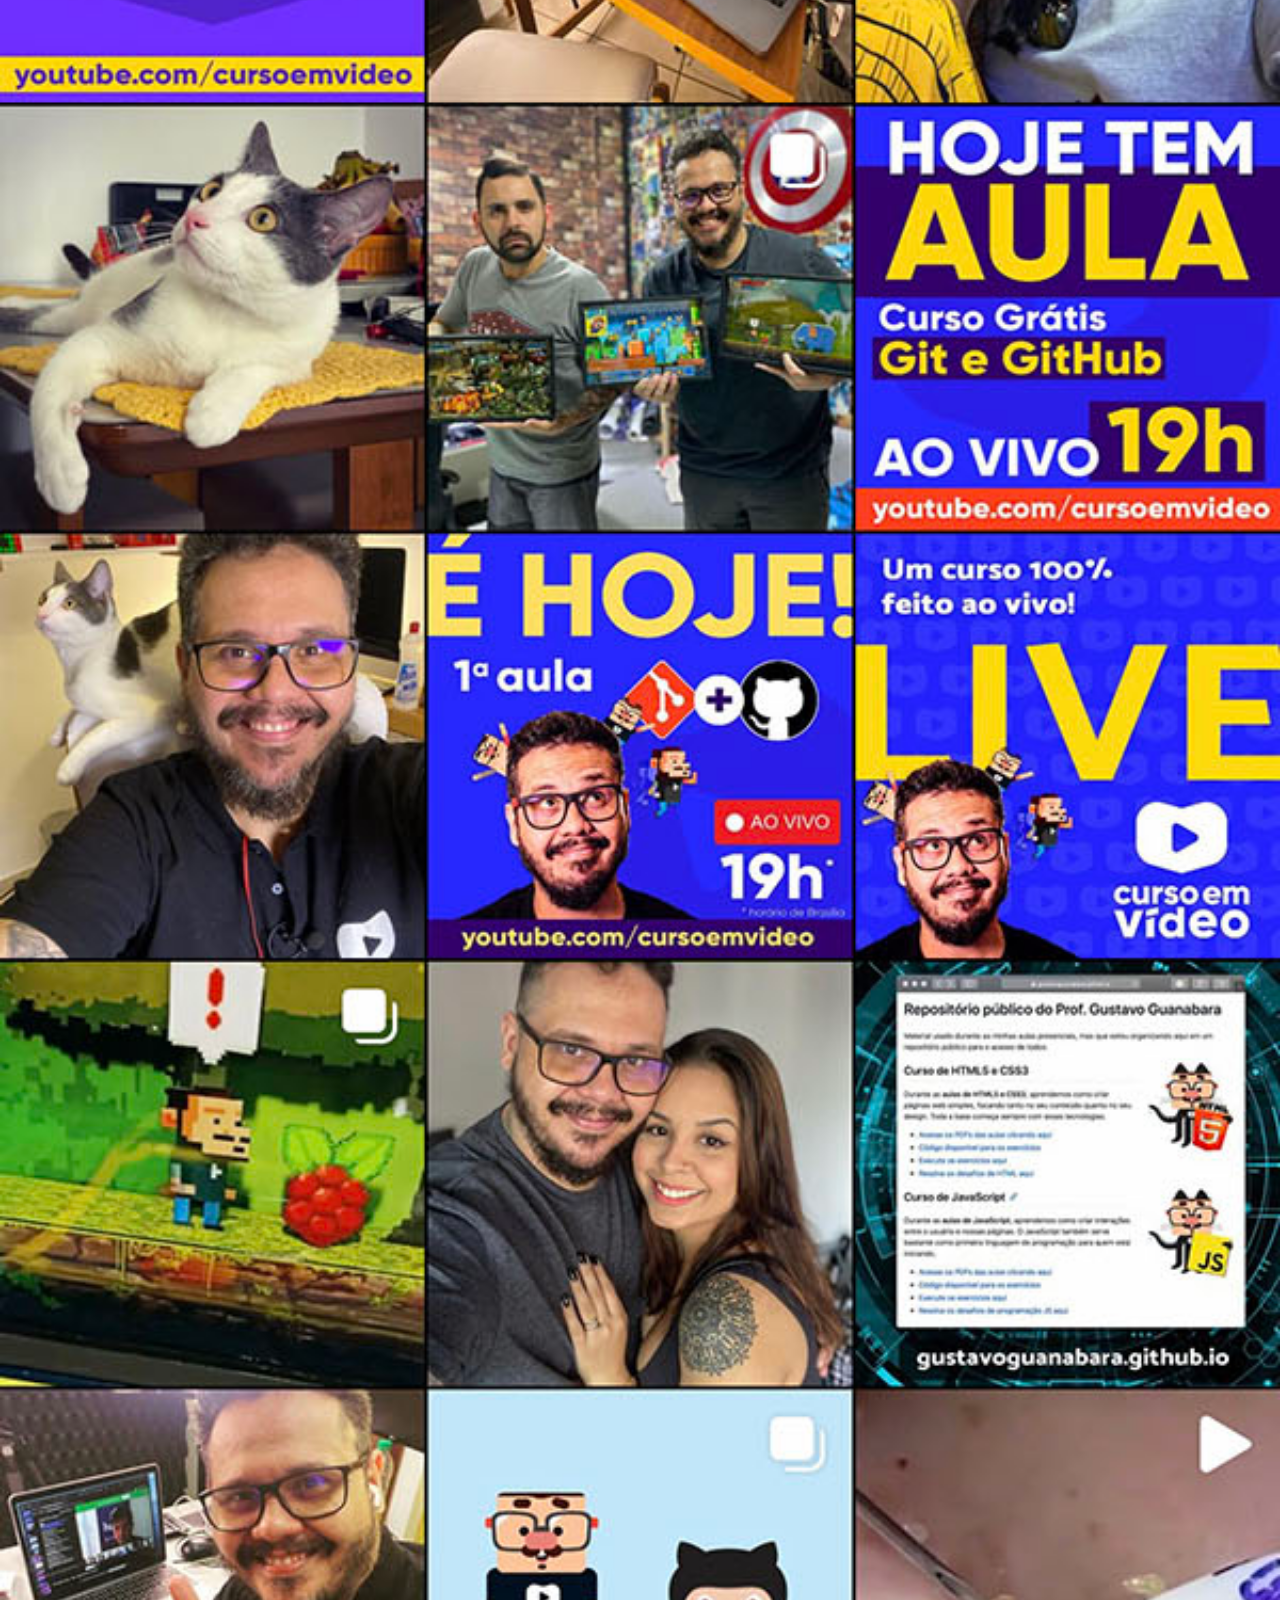
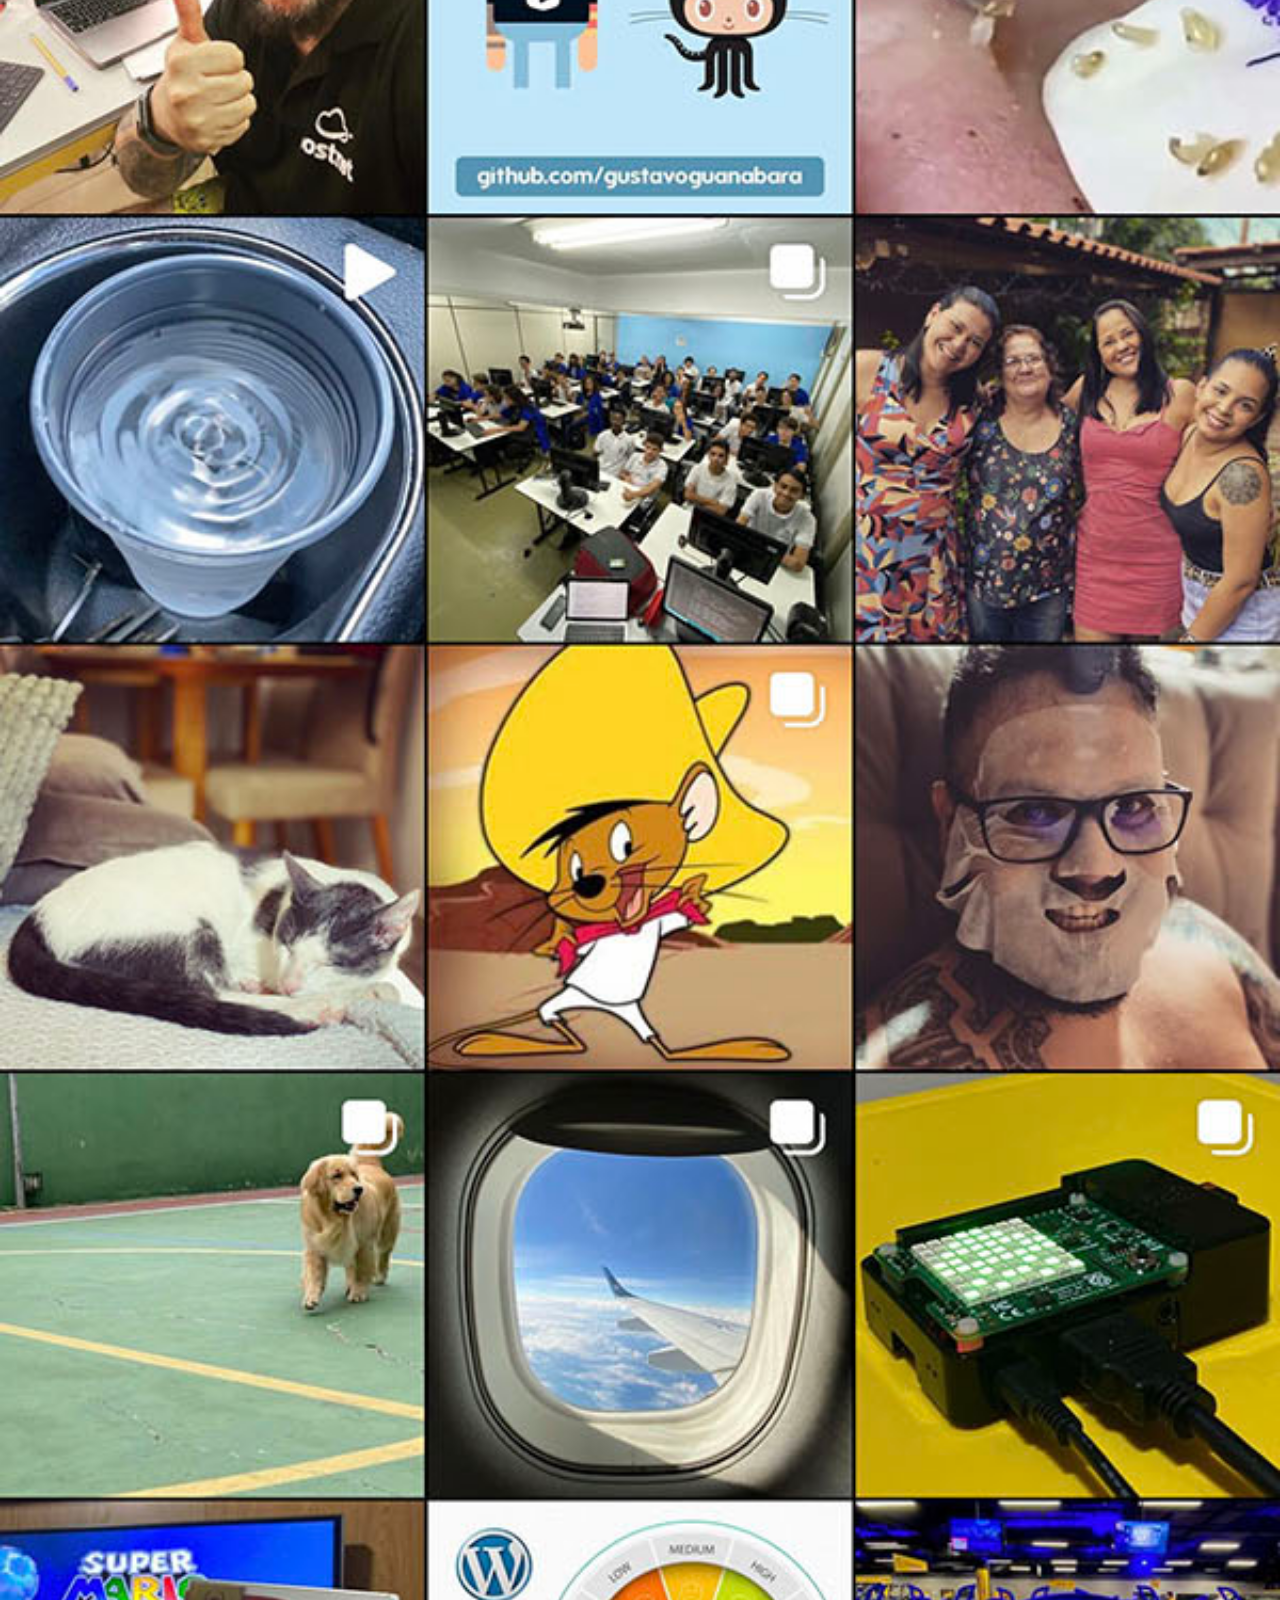
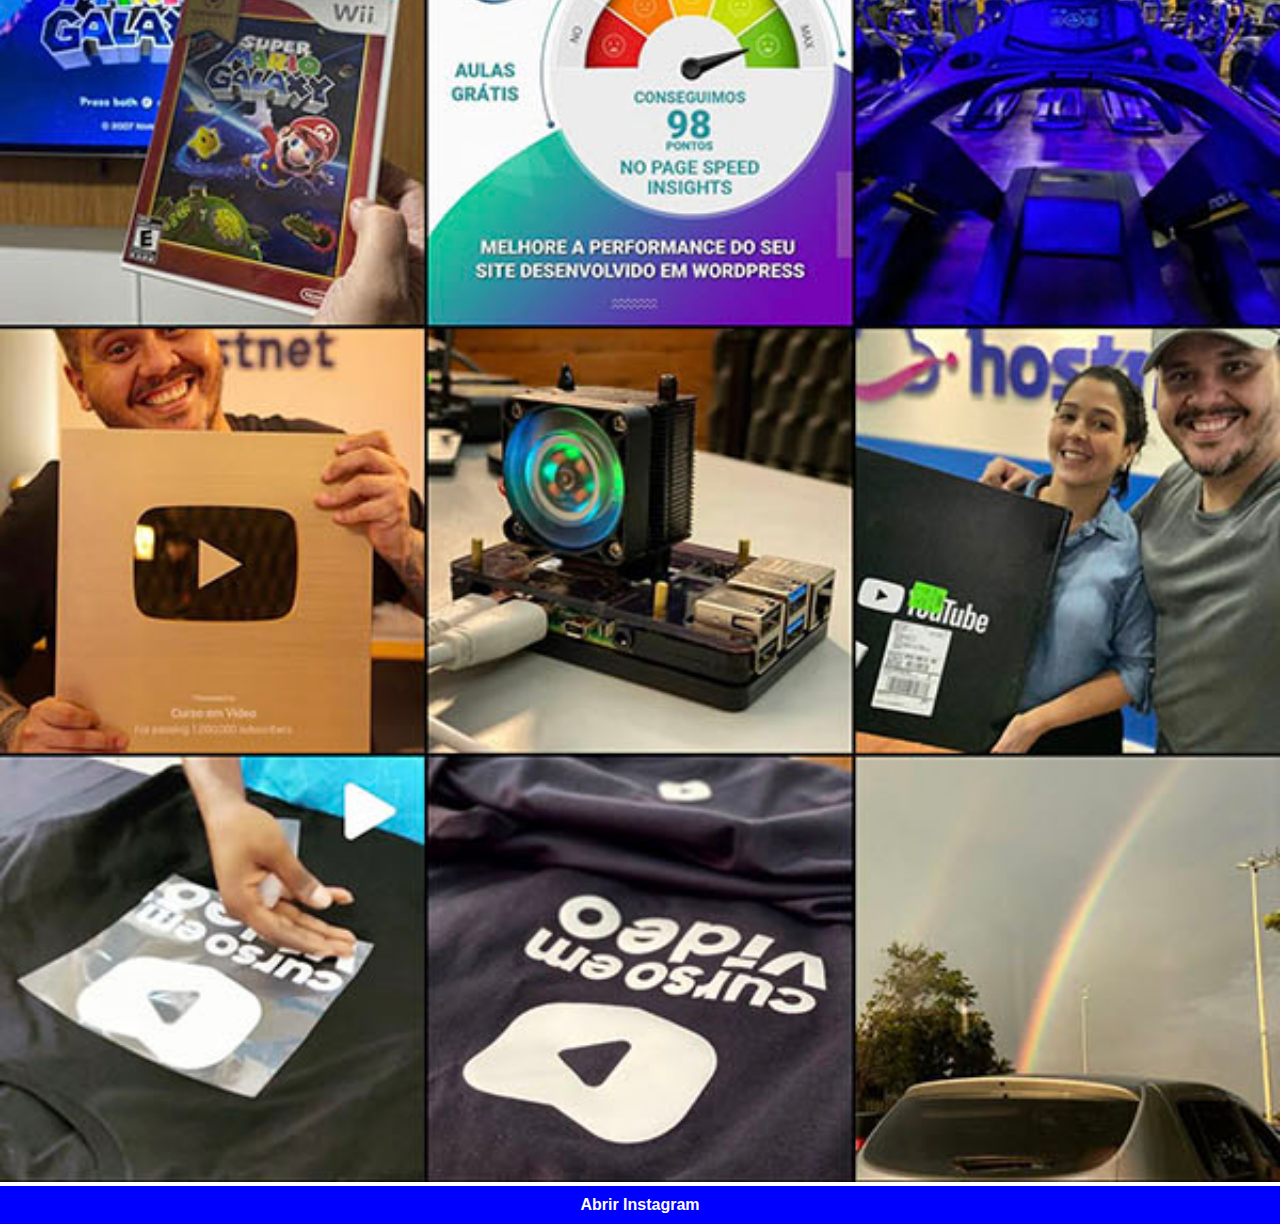
<file: instagram.html>
<!DOCTYPE html>
<html lang="pt-br">
<head>
    <meta charset="UTF-8">
    <meta name="viewport" content="width=device-width, initial-scale=1.0">
    <title>Instagram</title>
    <link rel="stylesheet" href="styles/social.css">
</head>
<body>
    <img src="imagens/tela-instagram.jpg" alt="Instagram">
    <a href="https://www.instagram.com/gustavoguanabara/" target="_blank">Abrir Instagram</a>
</body>
</html>
</file>
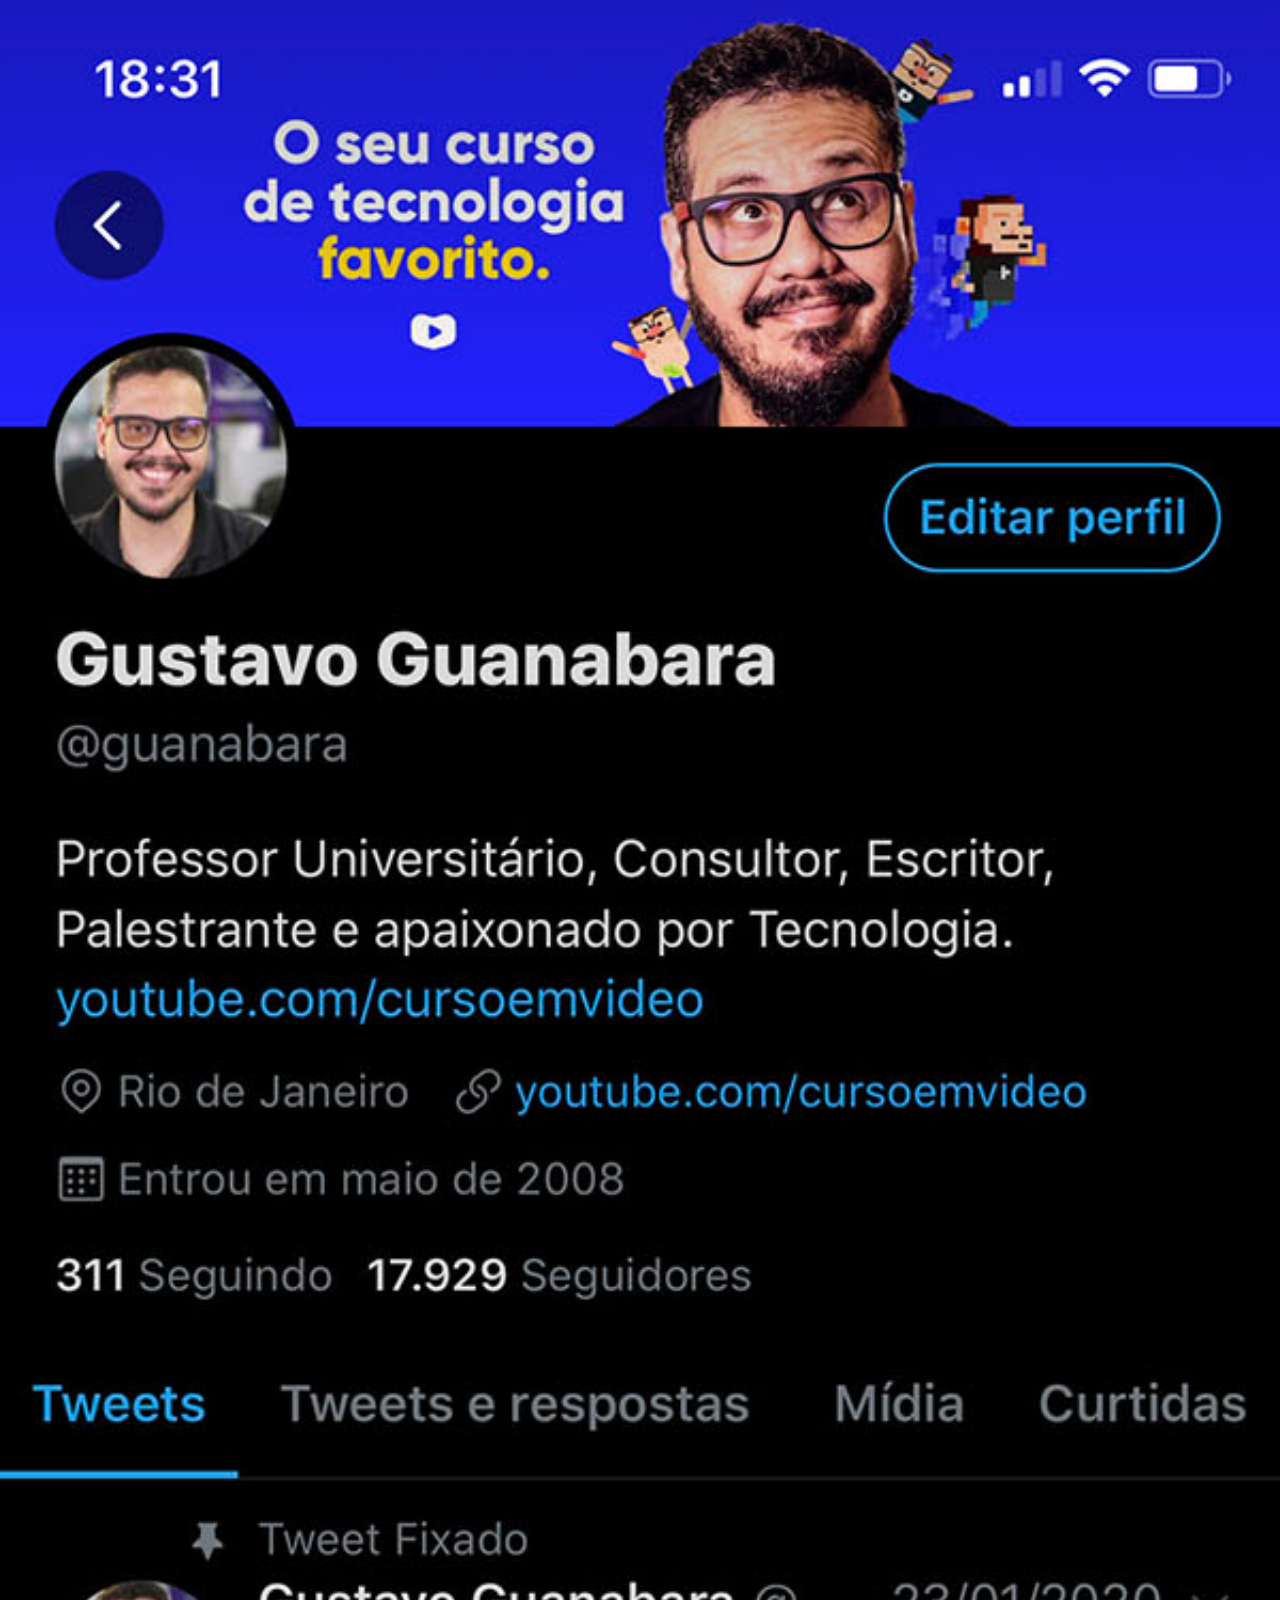
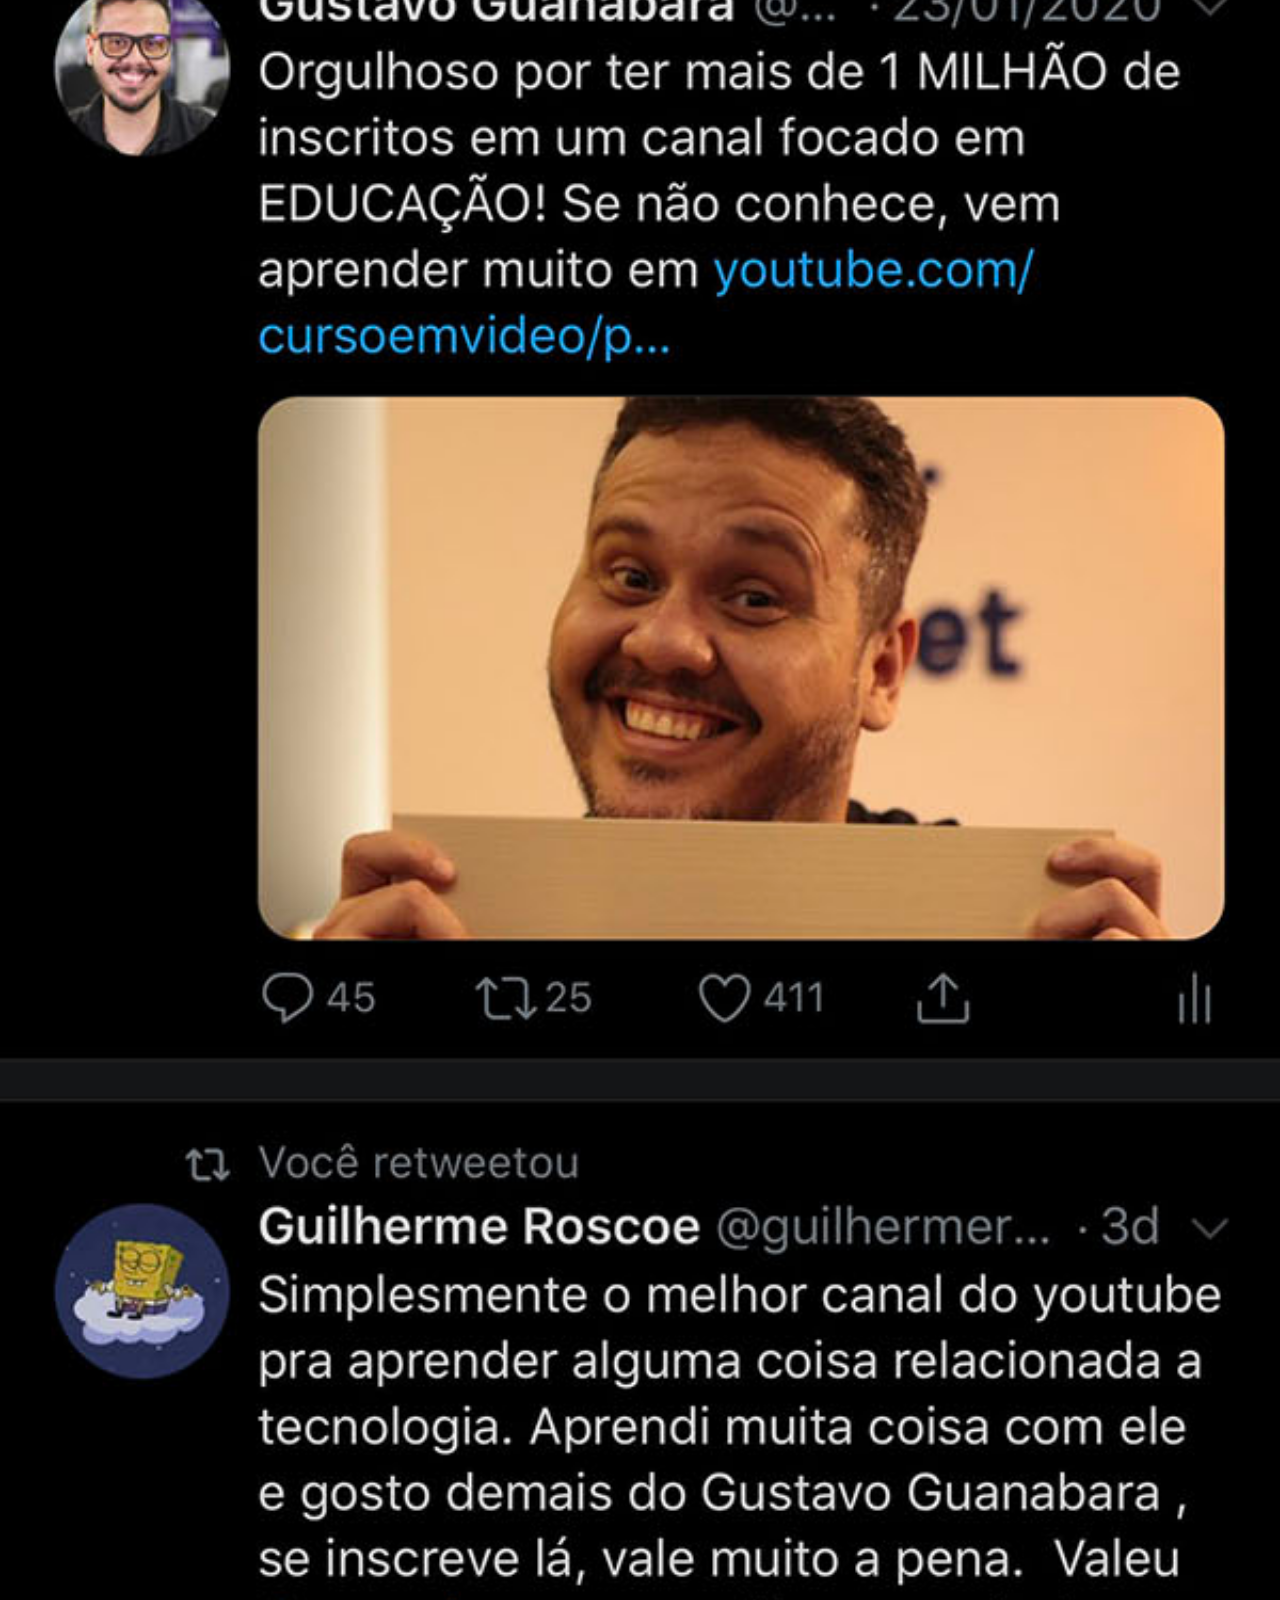
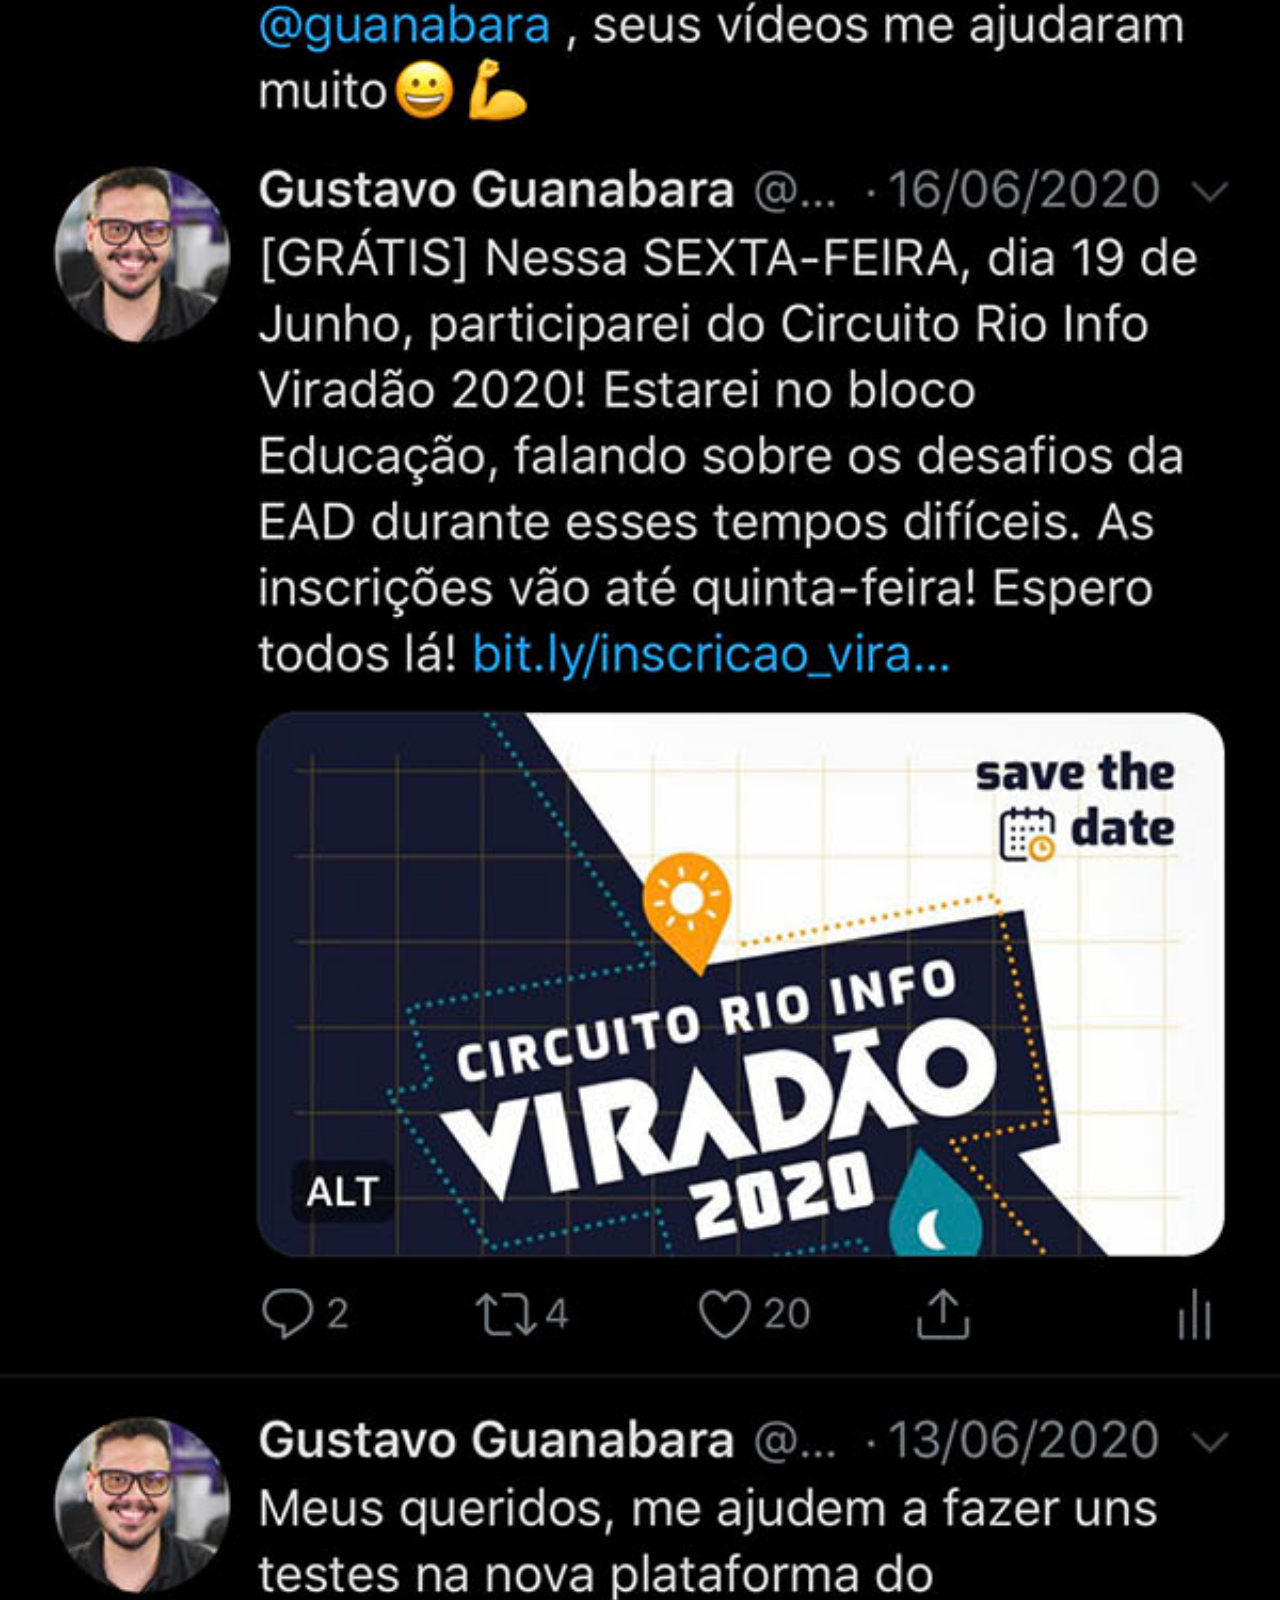
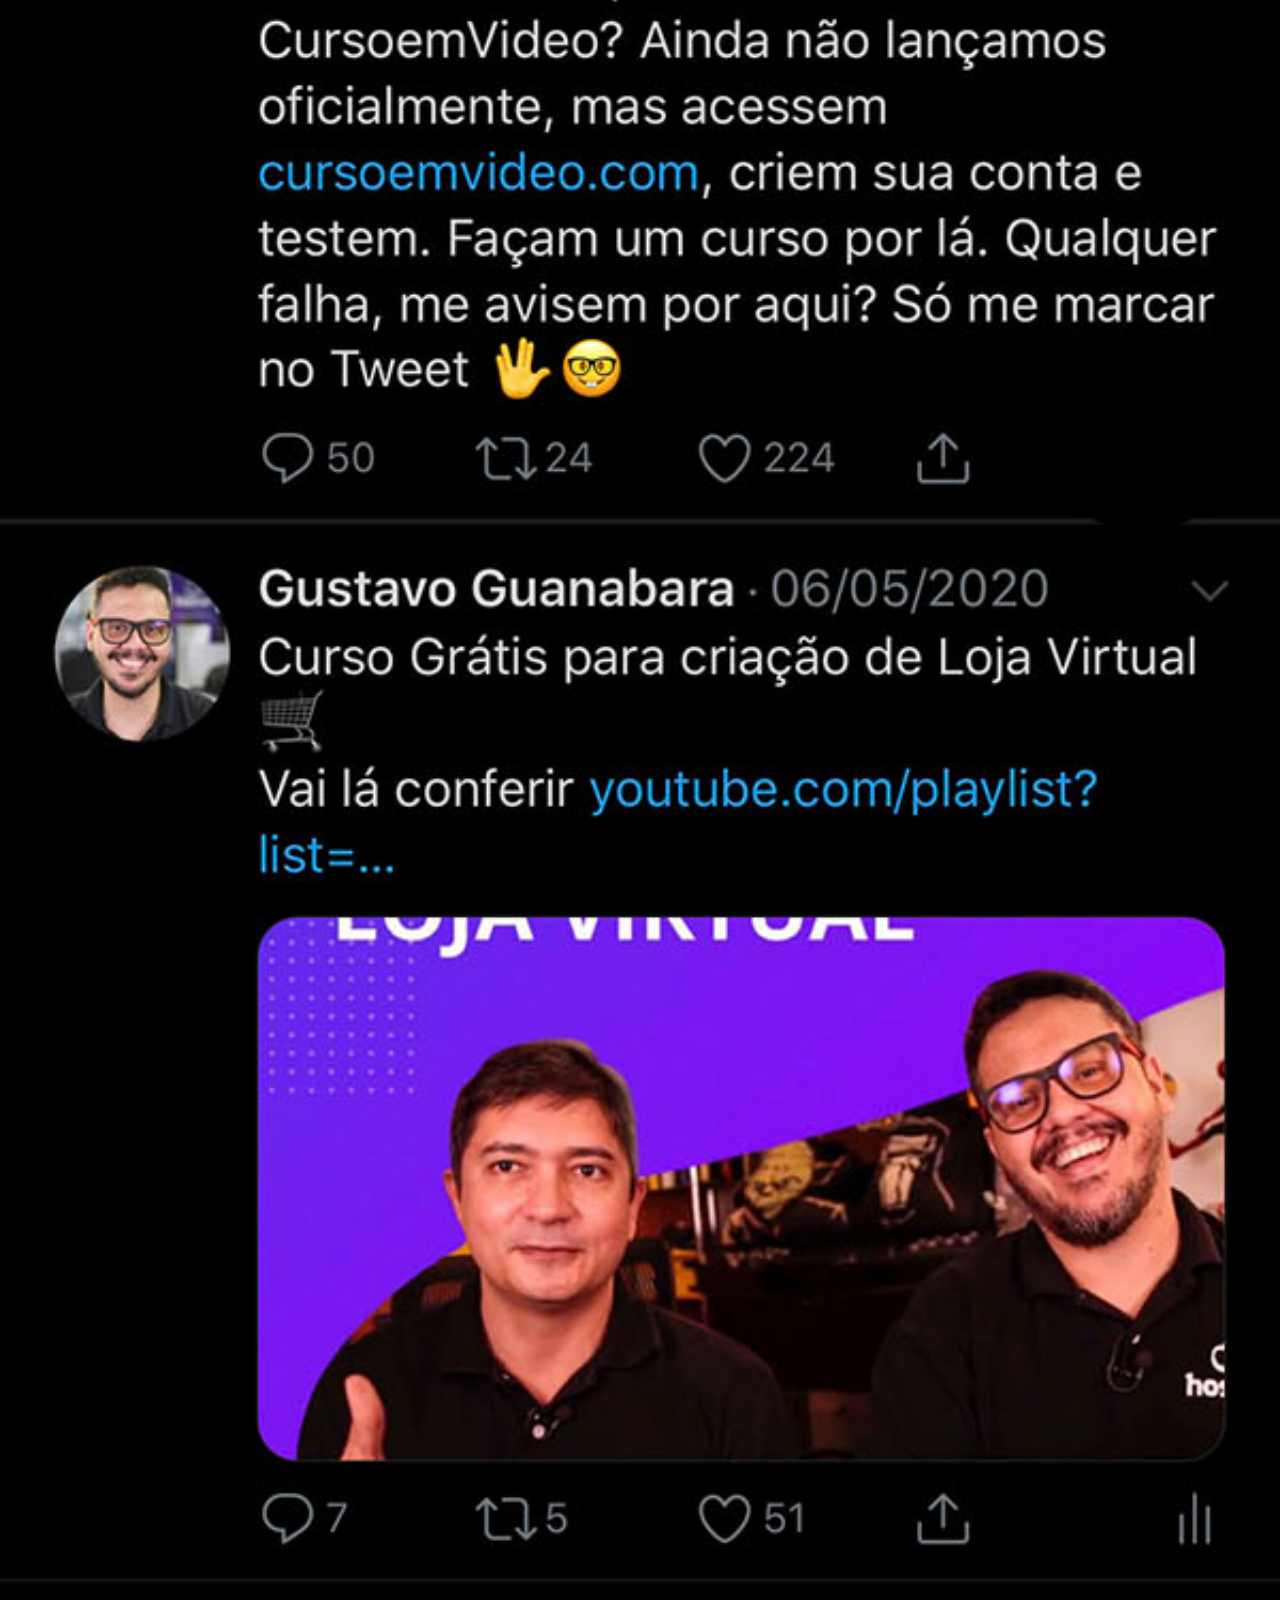
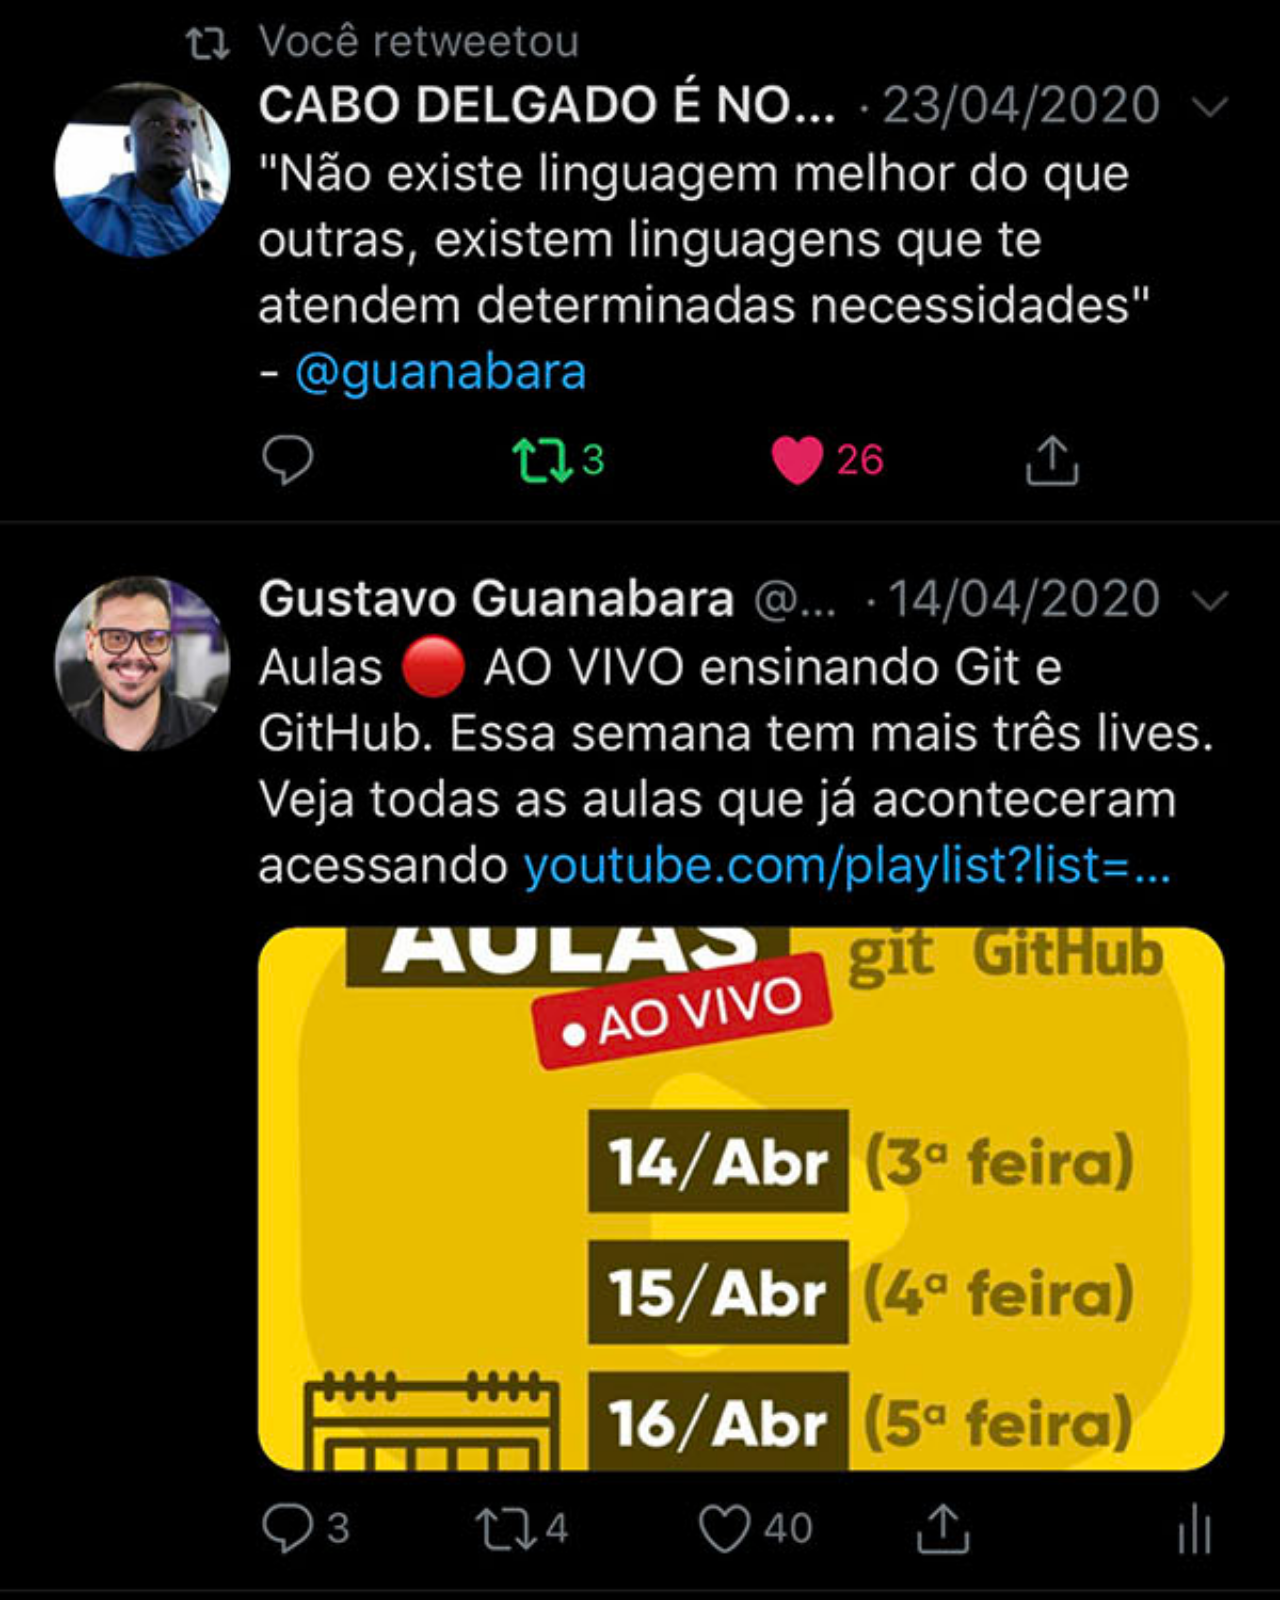
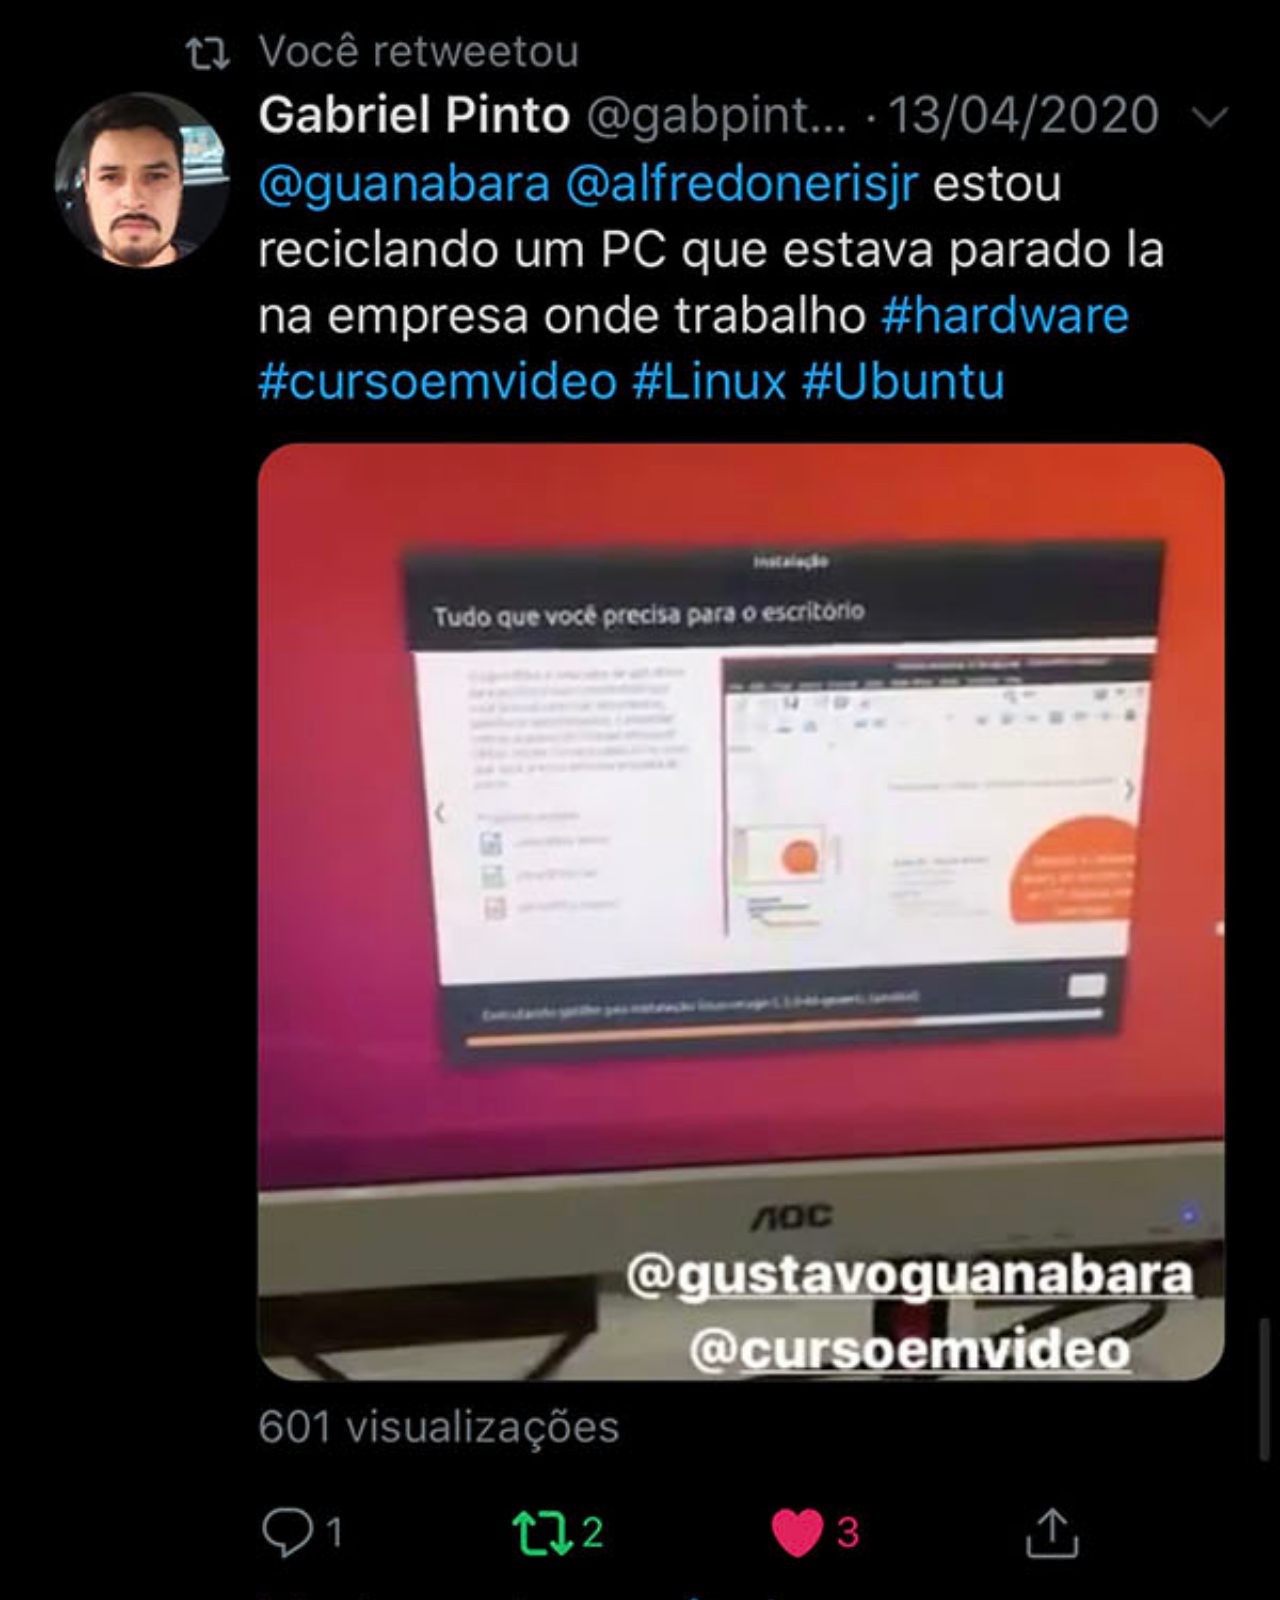
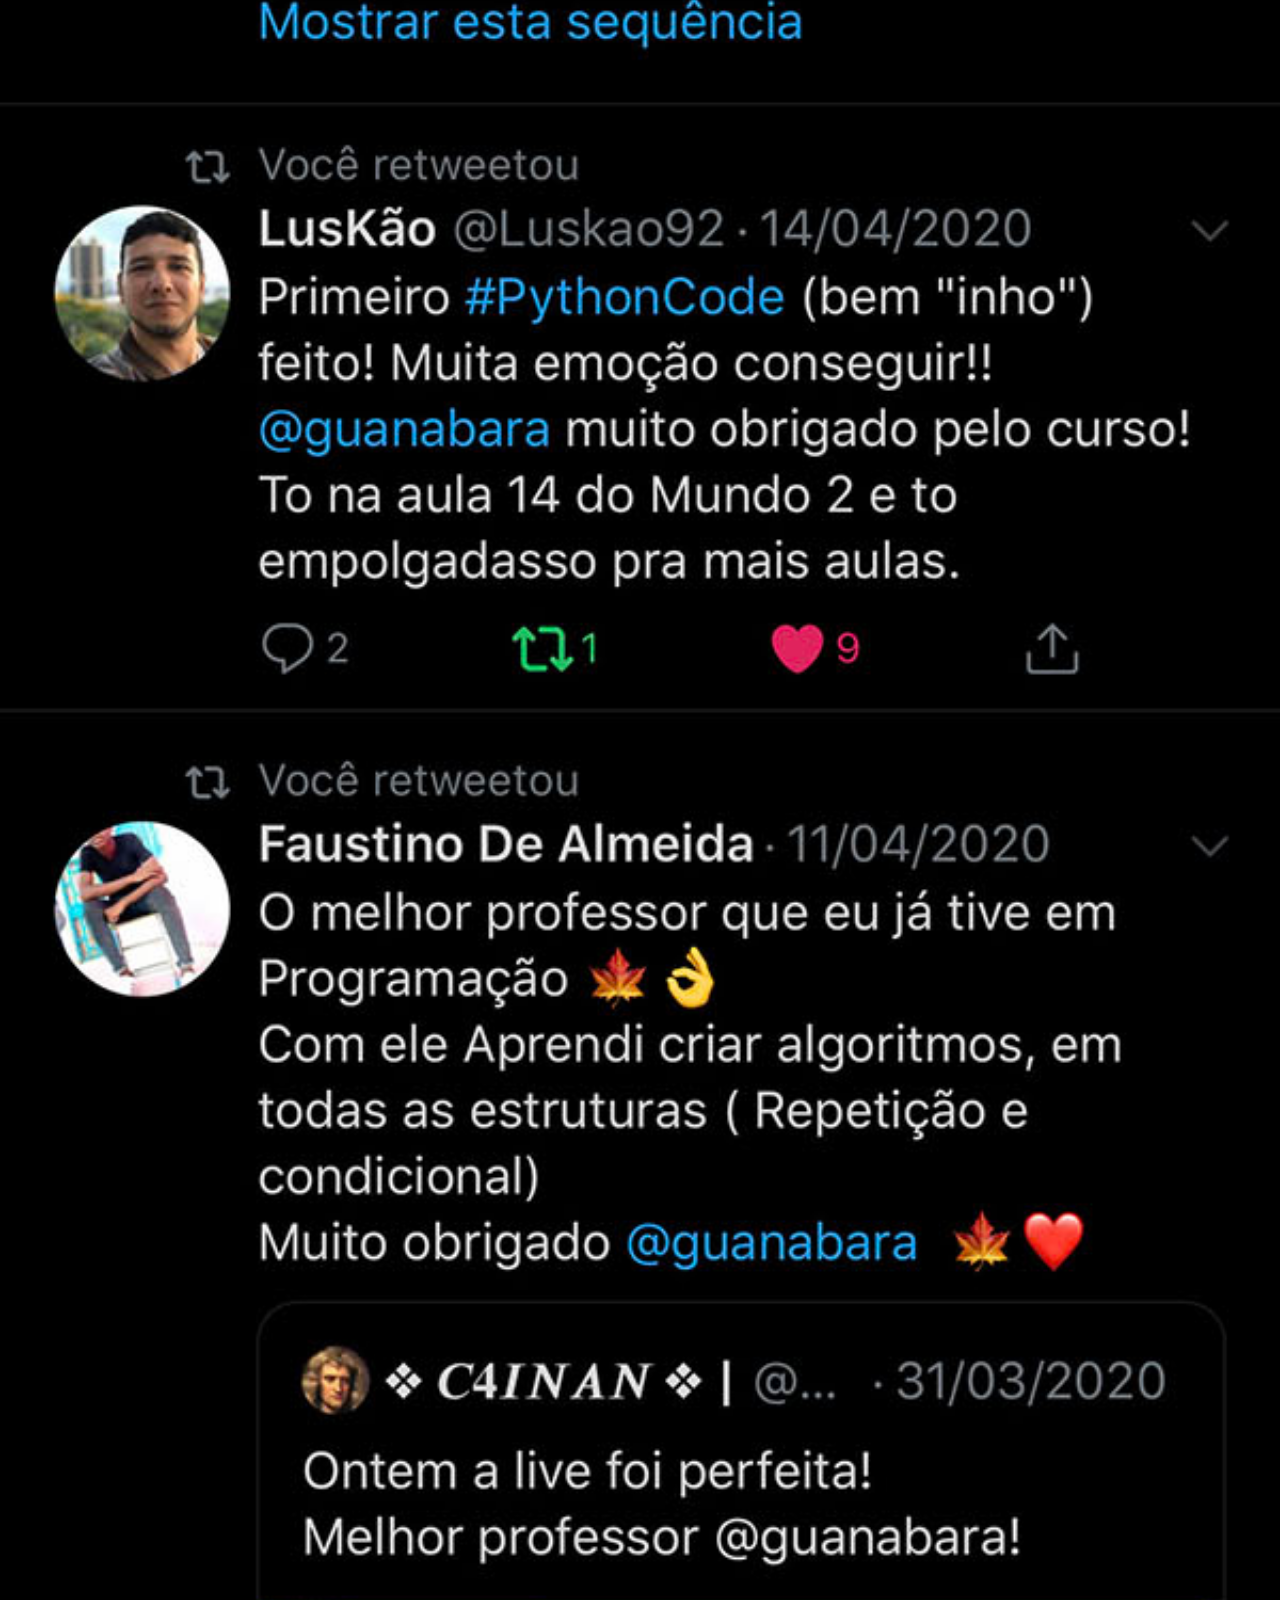
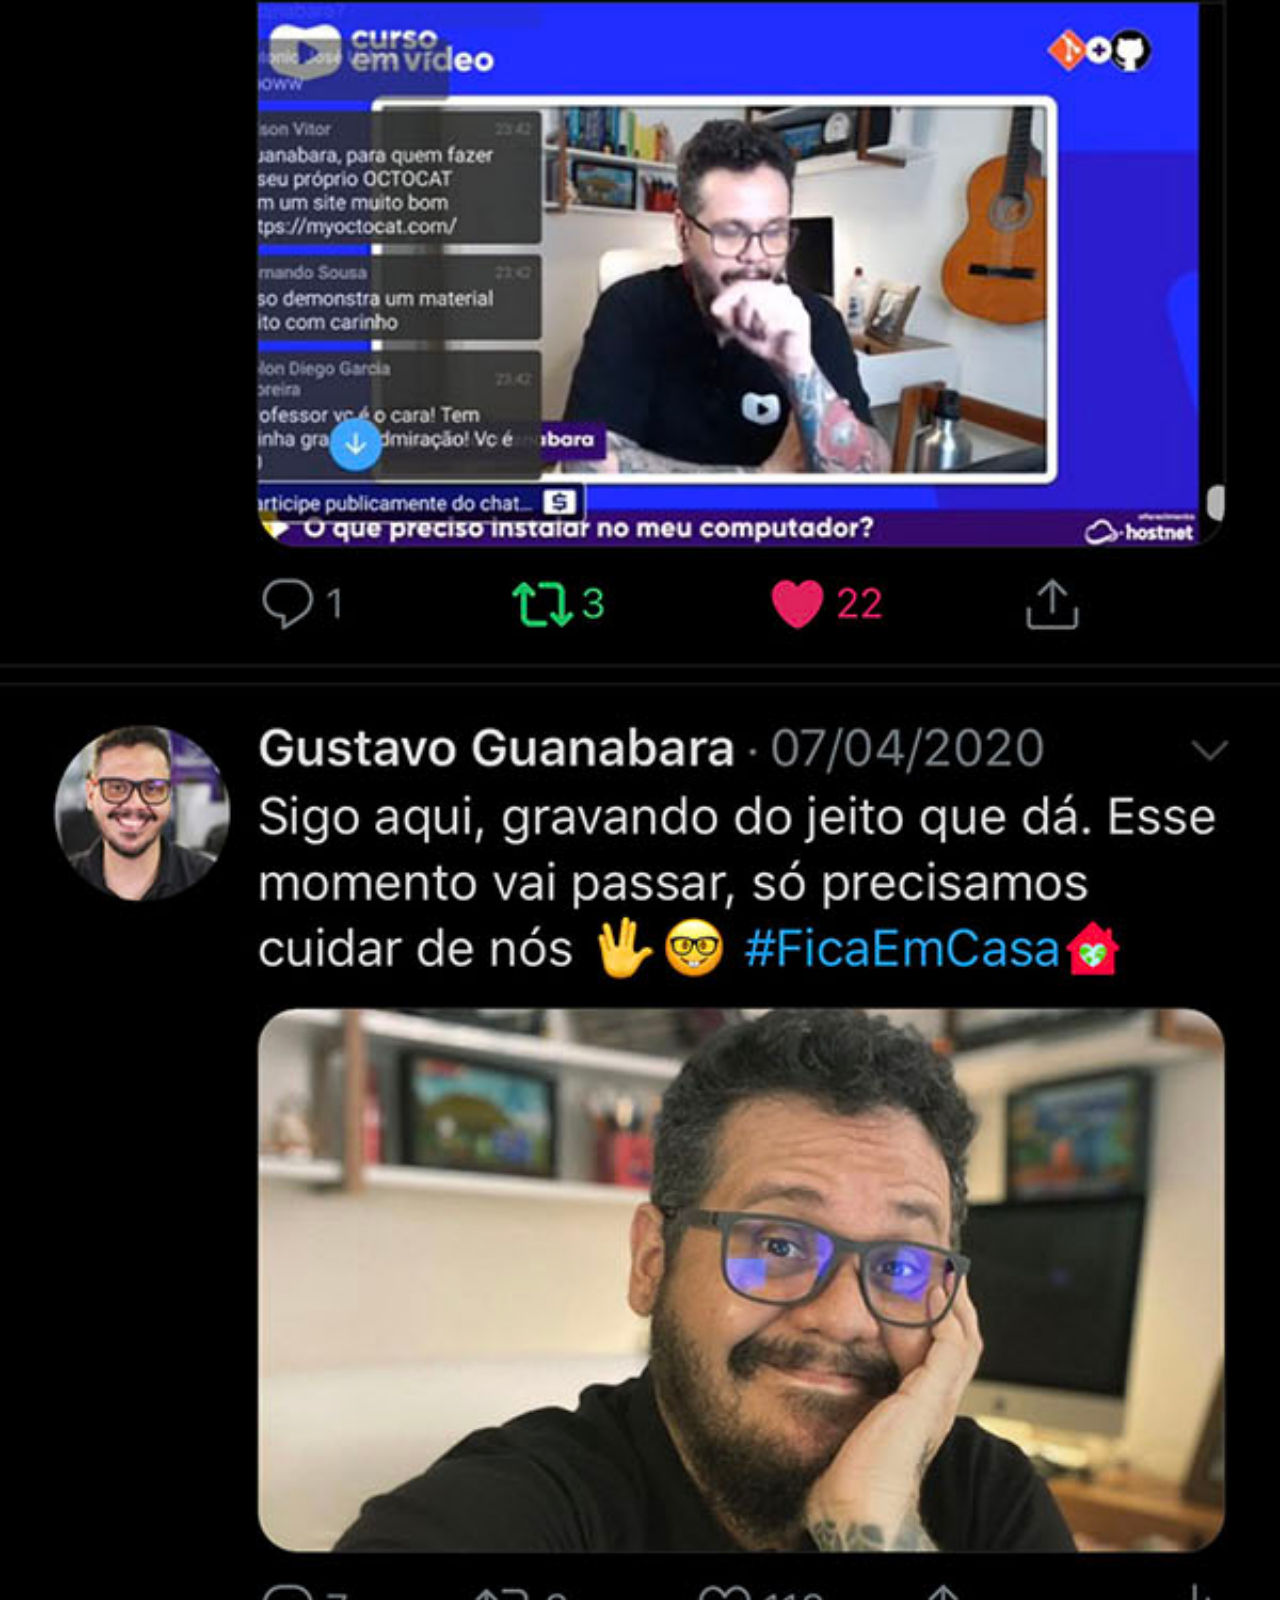
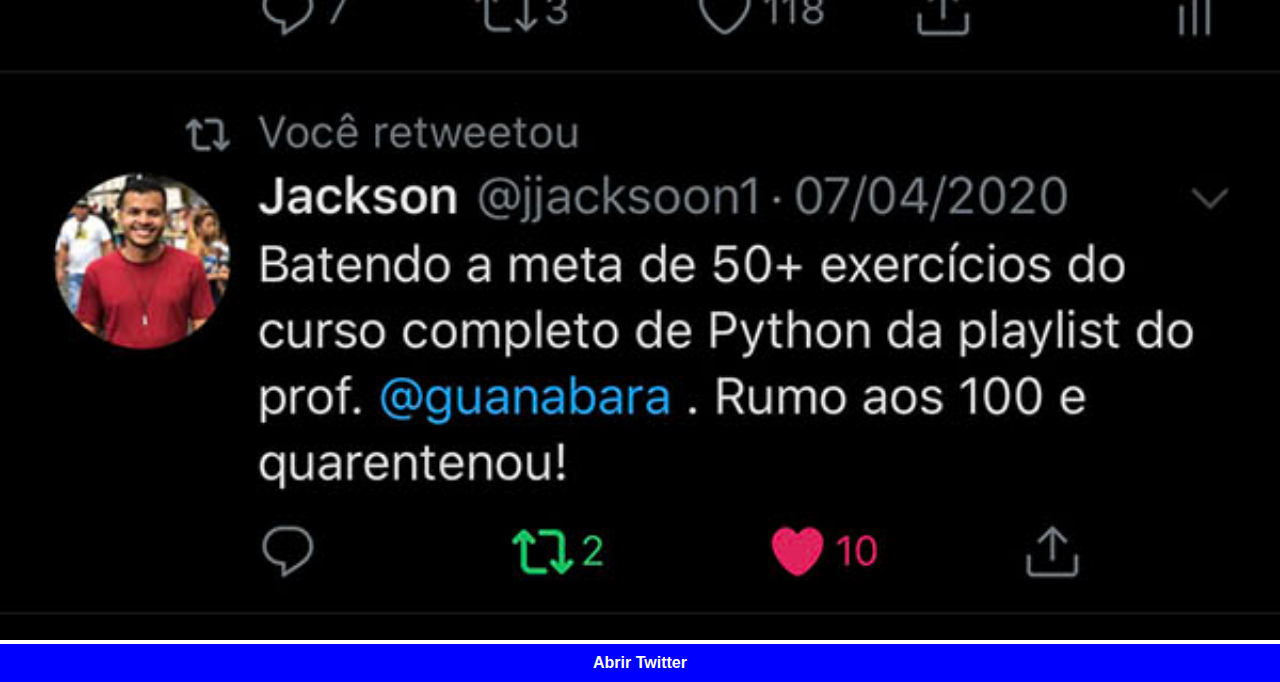
<file: twitter.html>
<!DOCTYPE html>
<html lang="pt-br">
<head>
    <meta charset="UTF-8">
    <meta name="viewport" content="width=device-width, initial-scale=1.0">
    <title>Twitter</title>
    <link rel="stylesheet" href="styles/social.css">
</head>
<body>
    <img src="imagens/tela-twitter.jpg" alt="Twitter">
    <a href="https://www.twitter.com/gustavoguanabara/" target="_blank">Abrir Twitter</a>
</body>
</html>
</file>
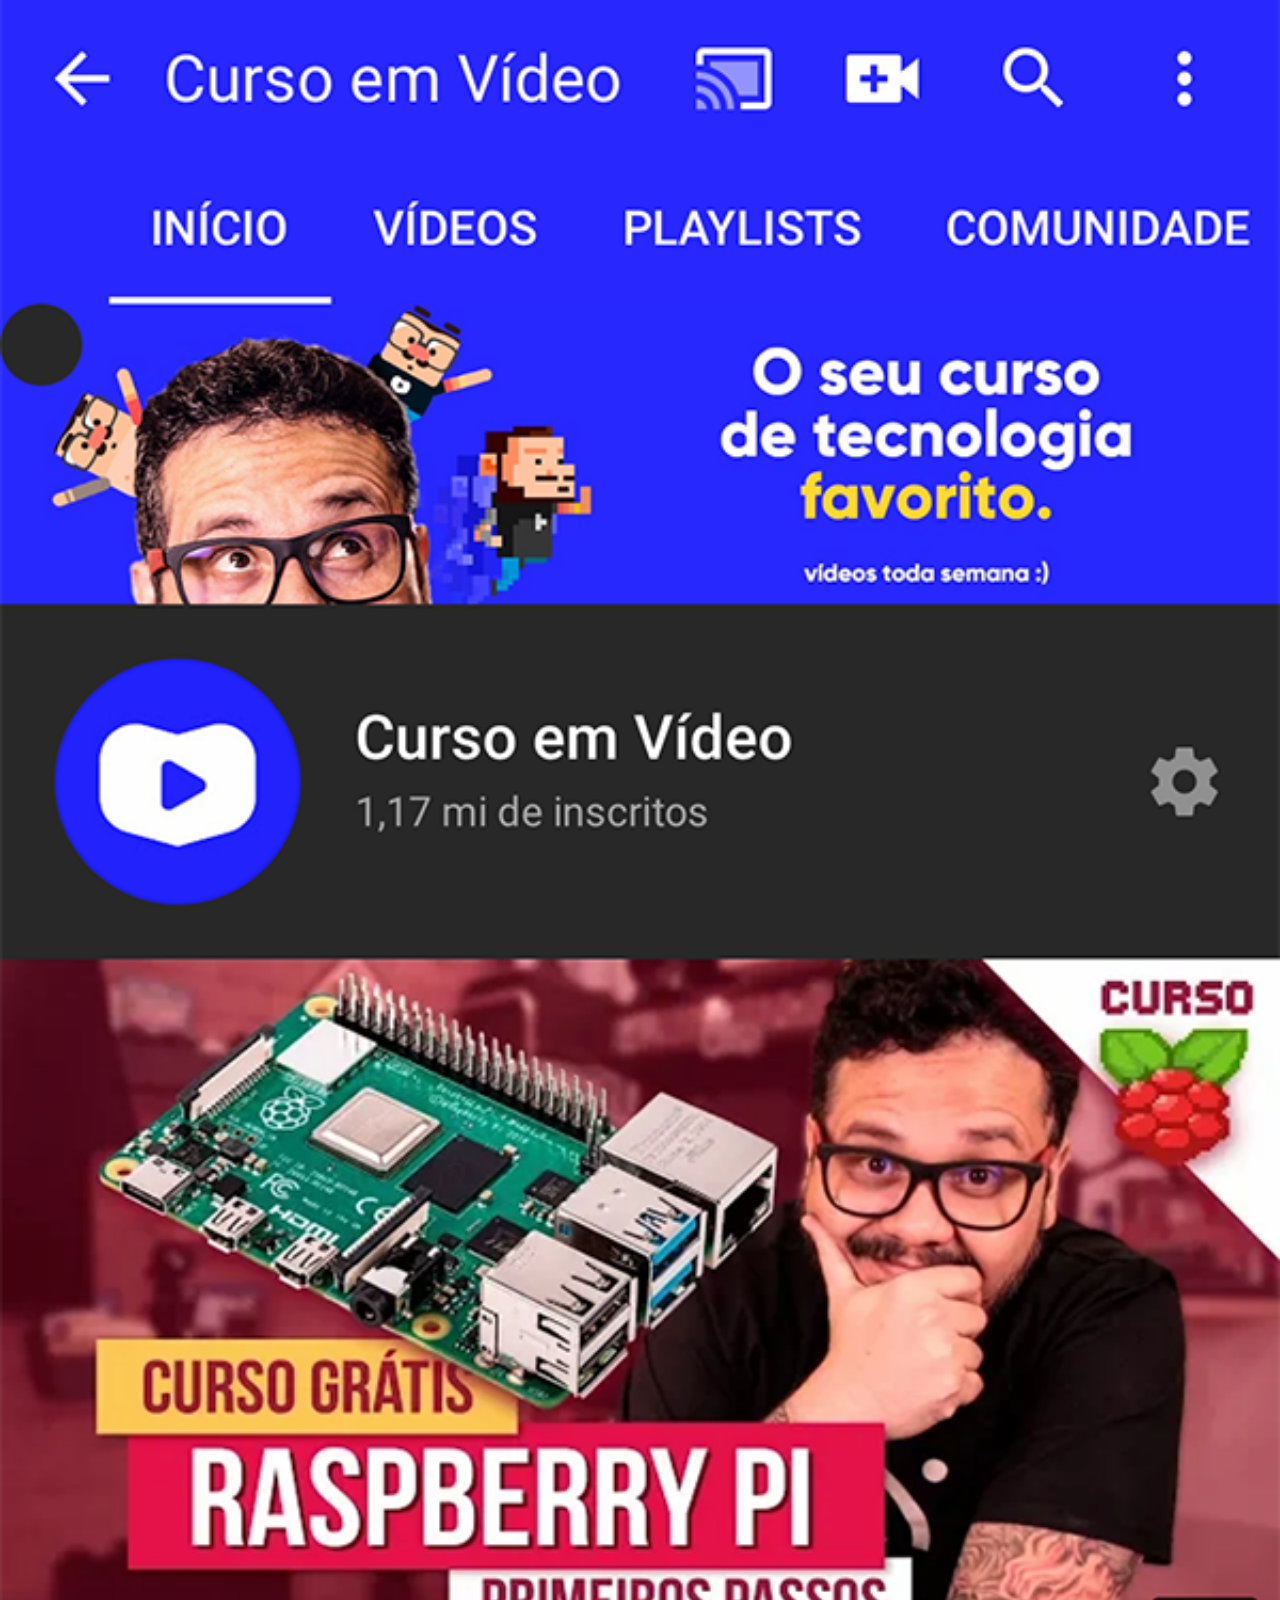
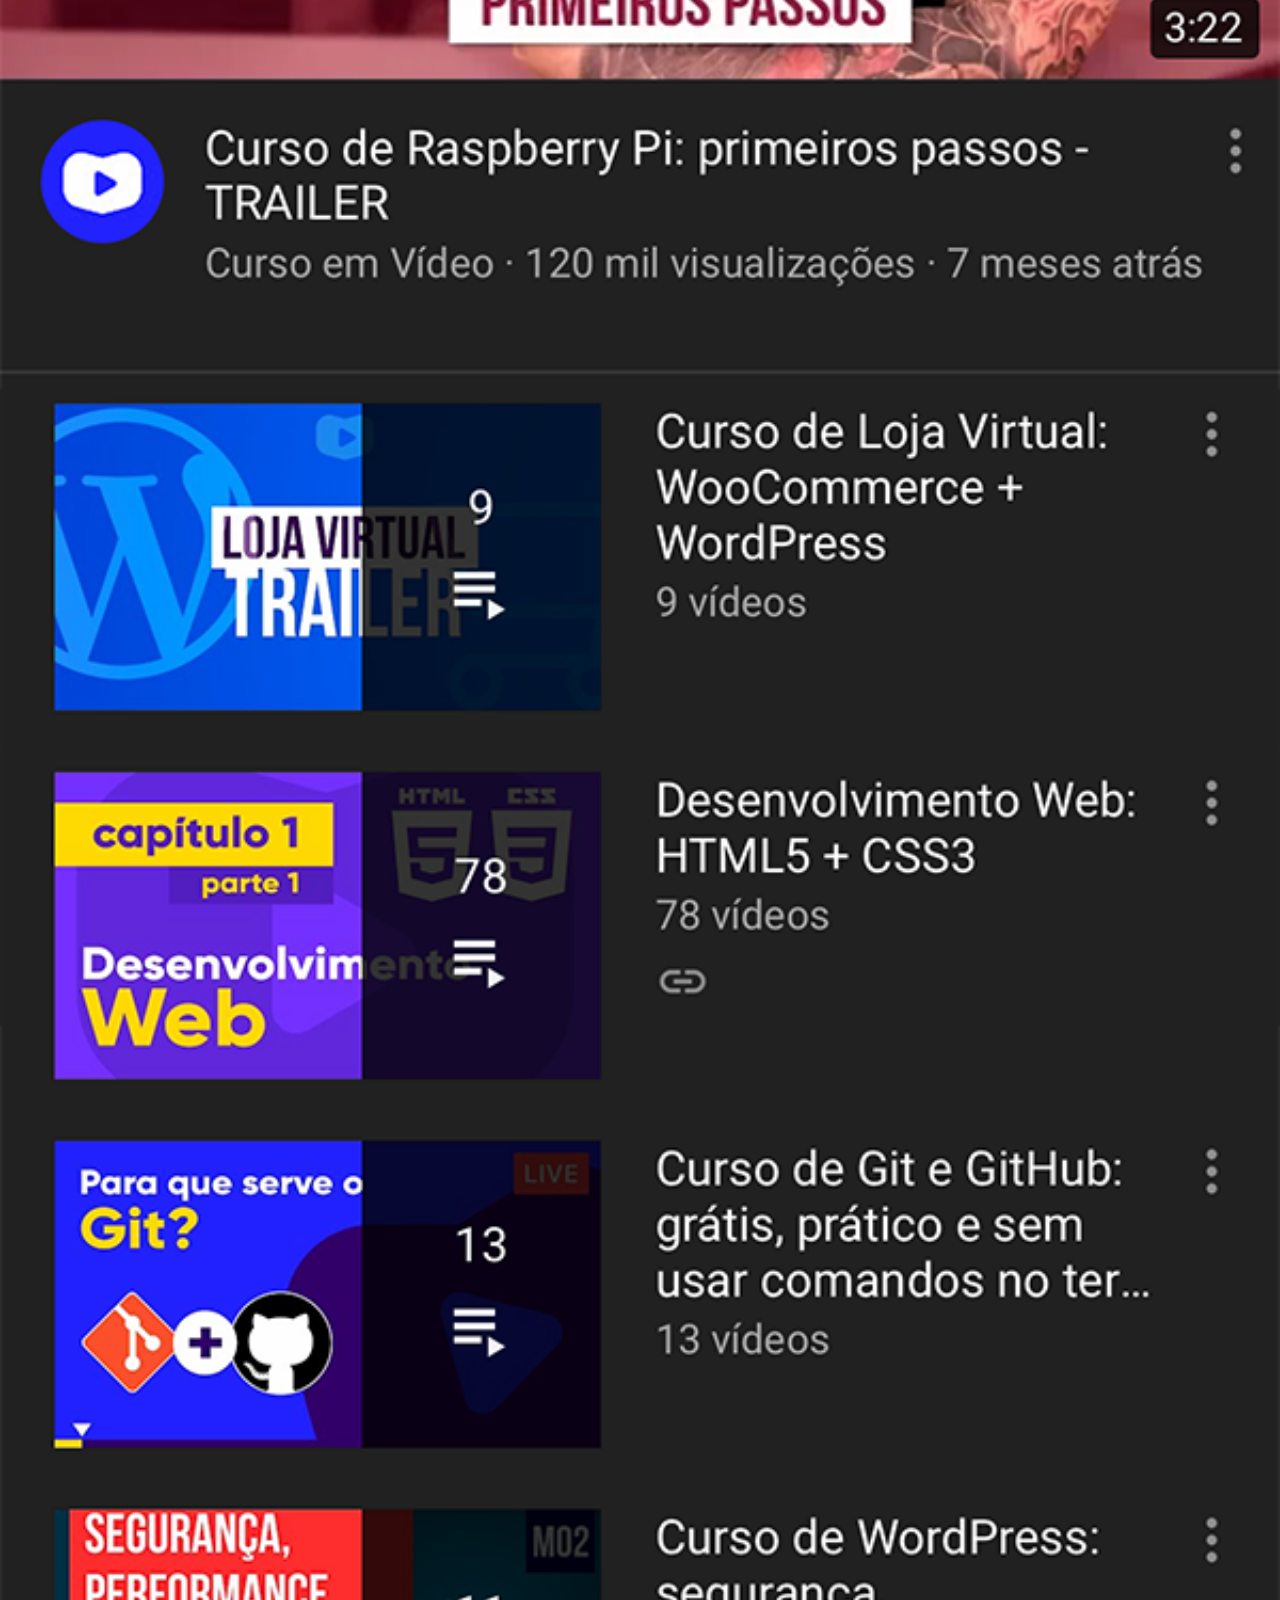
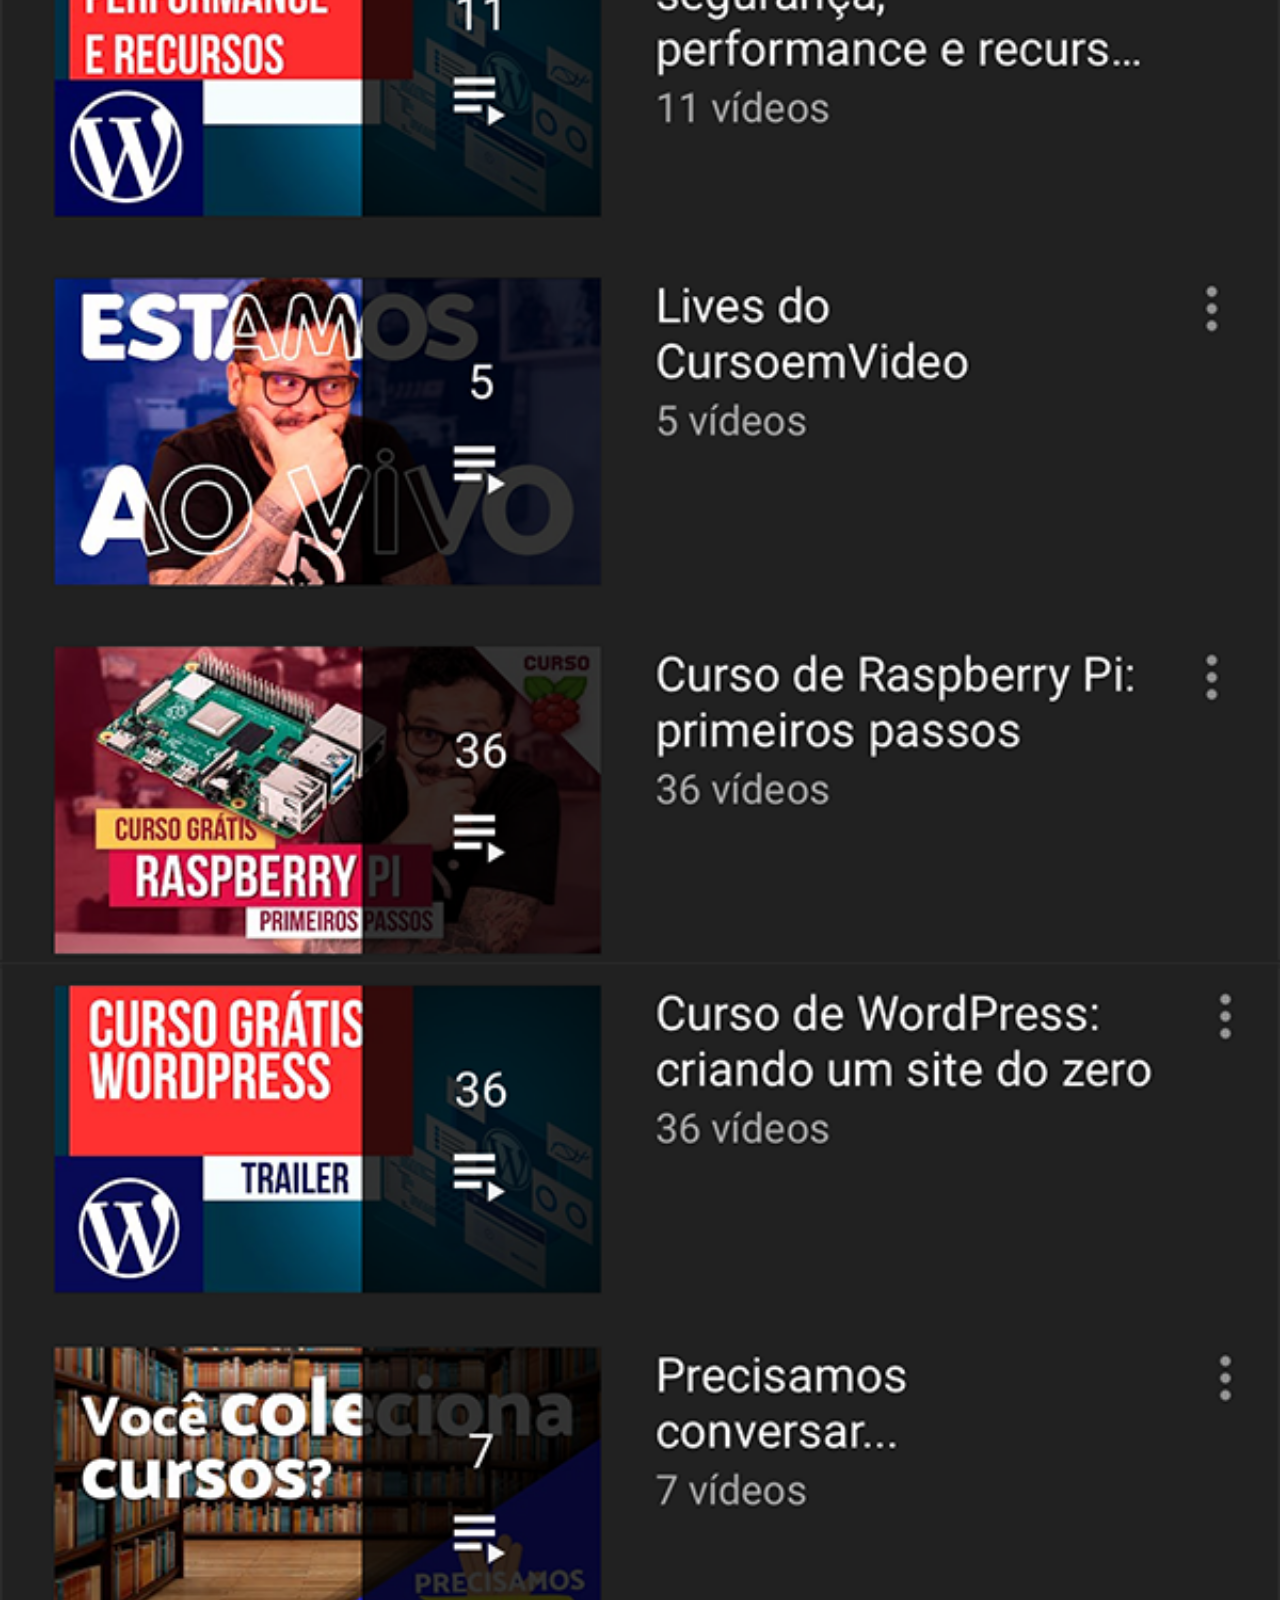
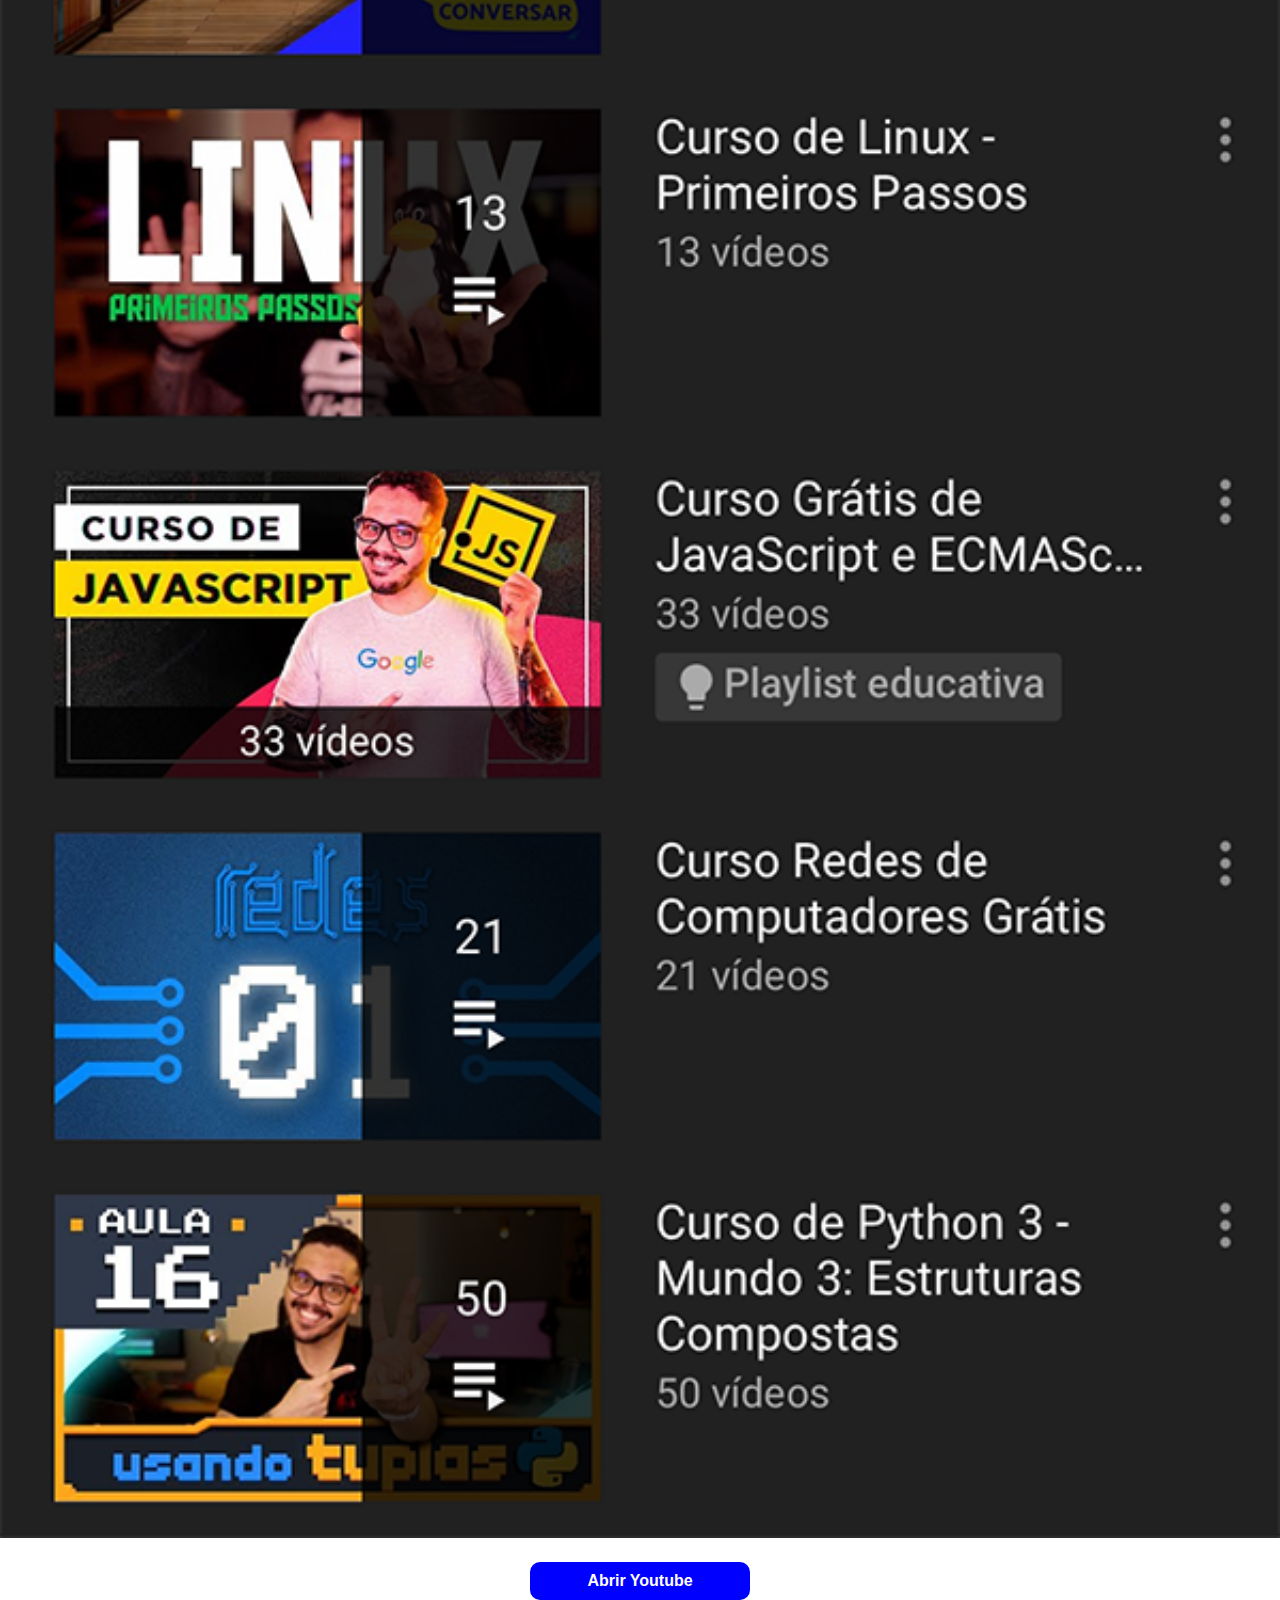
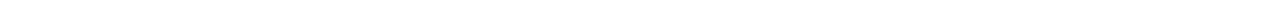
<file: youtube.html>
<!DOCTYPE html>
<html lang="pt-br">
<head>
    <meta charset="UTF-8">
    <meta name="viewport" content="width=device-width, initial-scale=1.0">
    <title>Youtube</title>
    <style>
        * {
            margin: 0px;
            padding: 0px;
            font-family: Arial, Helvetica, sans-serif;
        }

        ::-webkit-scrollbar {
            width: 0px;
            height: 0px;
        }

        img {
            width: 100vw;
        }

        a {
            display: block;
            background-color: blue;
            color: white;
            max-width: 200px;
            text-align: center;
            font-weight: bold;
            border-radius: 10px;
            padding: 10px;
            margin: auto;
            margin-top: 20px;
            margin-bottom: 20px;
            text-decoration: none;
        }

        a:hover {
            text-decoration: underline;
        }
    </style>
</head>
<body>
    <img src="imagens/tela-youtube.png" alt="Youtube">
    <a href="https://www.youtube.com/@cursoemvideo/playlists" target="_blank">Abrir Youtube</a>
</body>
</html>
</file>
<file: styles/style.css>
@charset "UTF-8";

* {
    margin: 0px;
    padding: 0px;
    font-family: Arial, Helvetica, sans-serif;
}

html, body {
    height: 100vh;
    width: 100vw;
    background-color: black;
}

body {
    background: url('../imagens/fundo-madeira.jpg') no-repeat top center fixed;
    background-size: cover;
}

main {
    position: relative;
    height: 100vh;
}

#phone {
    position: absolute;
    top: 50%;
    left: 50%;
    transform: translate(-50%, -50%);

    width: 311px;
    height: 627px;
    background: url('../imagens/frame-iphone.png') no-repeat center center;
    background-size: contain;
}

#screen {
    position: relative;
    top: 80px;
    left: 22px;
    width: 266px;
    height: 472px;
}

#social-media {
    text-align: right;
}

#social-media img {
    width: 50px;
    margin: 10px;
    border-radius: 50%;
    box-shadow: 2px 2px 5px rgba(0, 0, 0, .5);
    box-sizing: border-box;
}

#social-media img:hover {
    border: 2px solid rgba(255, 255, 255, .6);
    box-shadow: 5px 5px 10px rgba(0, 0, 0, .5);
    transform: translate(-3px, -3px);
    transition: transform .2s, box-shadow .2s;
}
</file>
<file: styles/social.css>
@charset "UTF-8";

* {
    margin: 0px;
    padding: 0px;
    font-family: Arial, Helvetica, sans-serif;
}

::-webkit-scrollbar {
    width: 0px;
    height: 0px;
}

img {
    width: 100vw;
}

a {
    display: block;
    background-color: blue;
    color: white;
    text-align: center;
    font-weight: bold;
    padding: 10px;
    text-decoration: none;
}

a:hover {
    text-decoration: underline;
    background-color: darkblue;
    transition: .2s;
}
</file>
